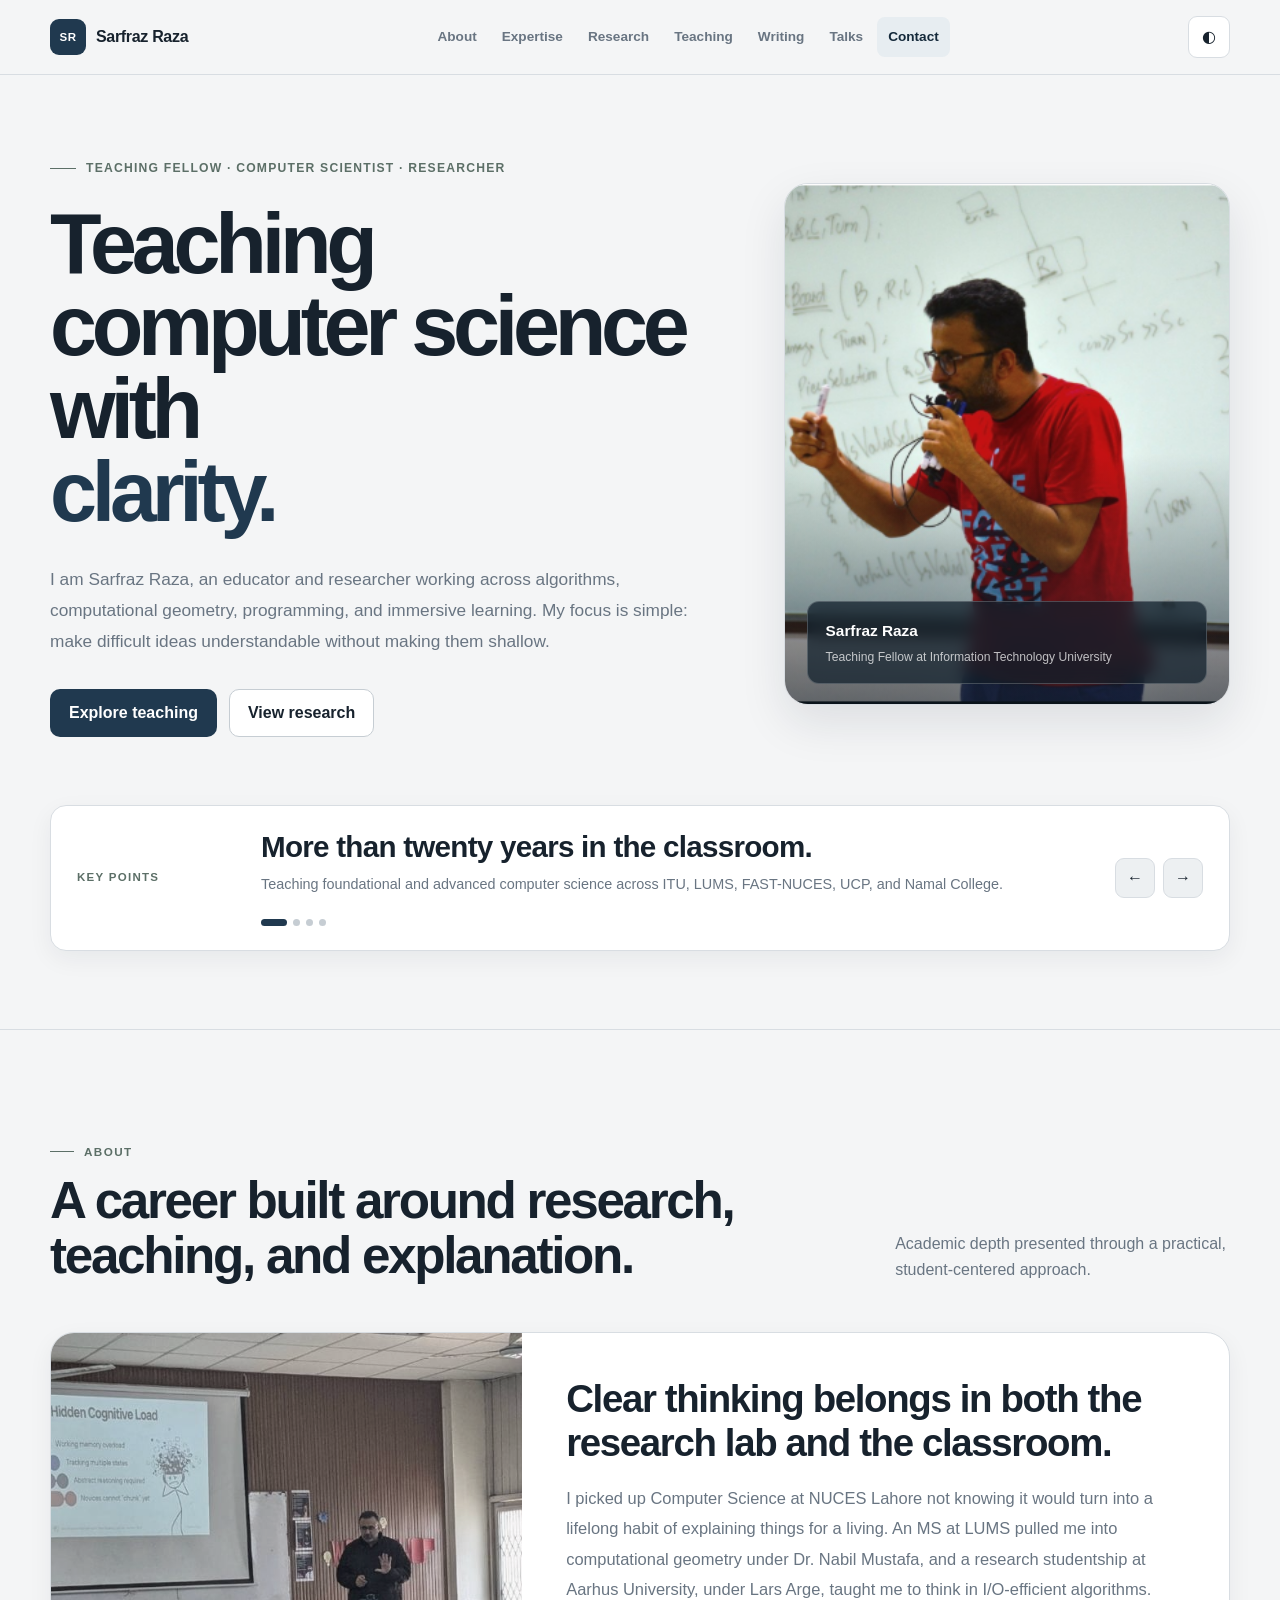
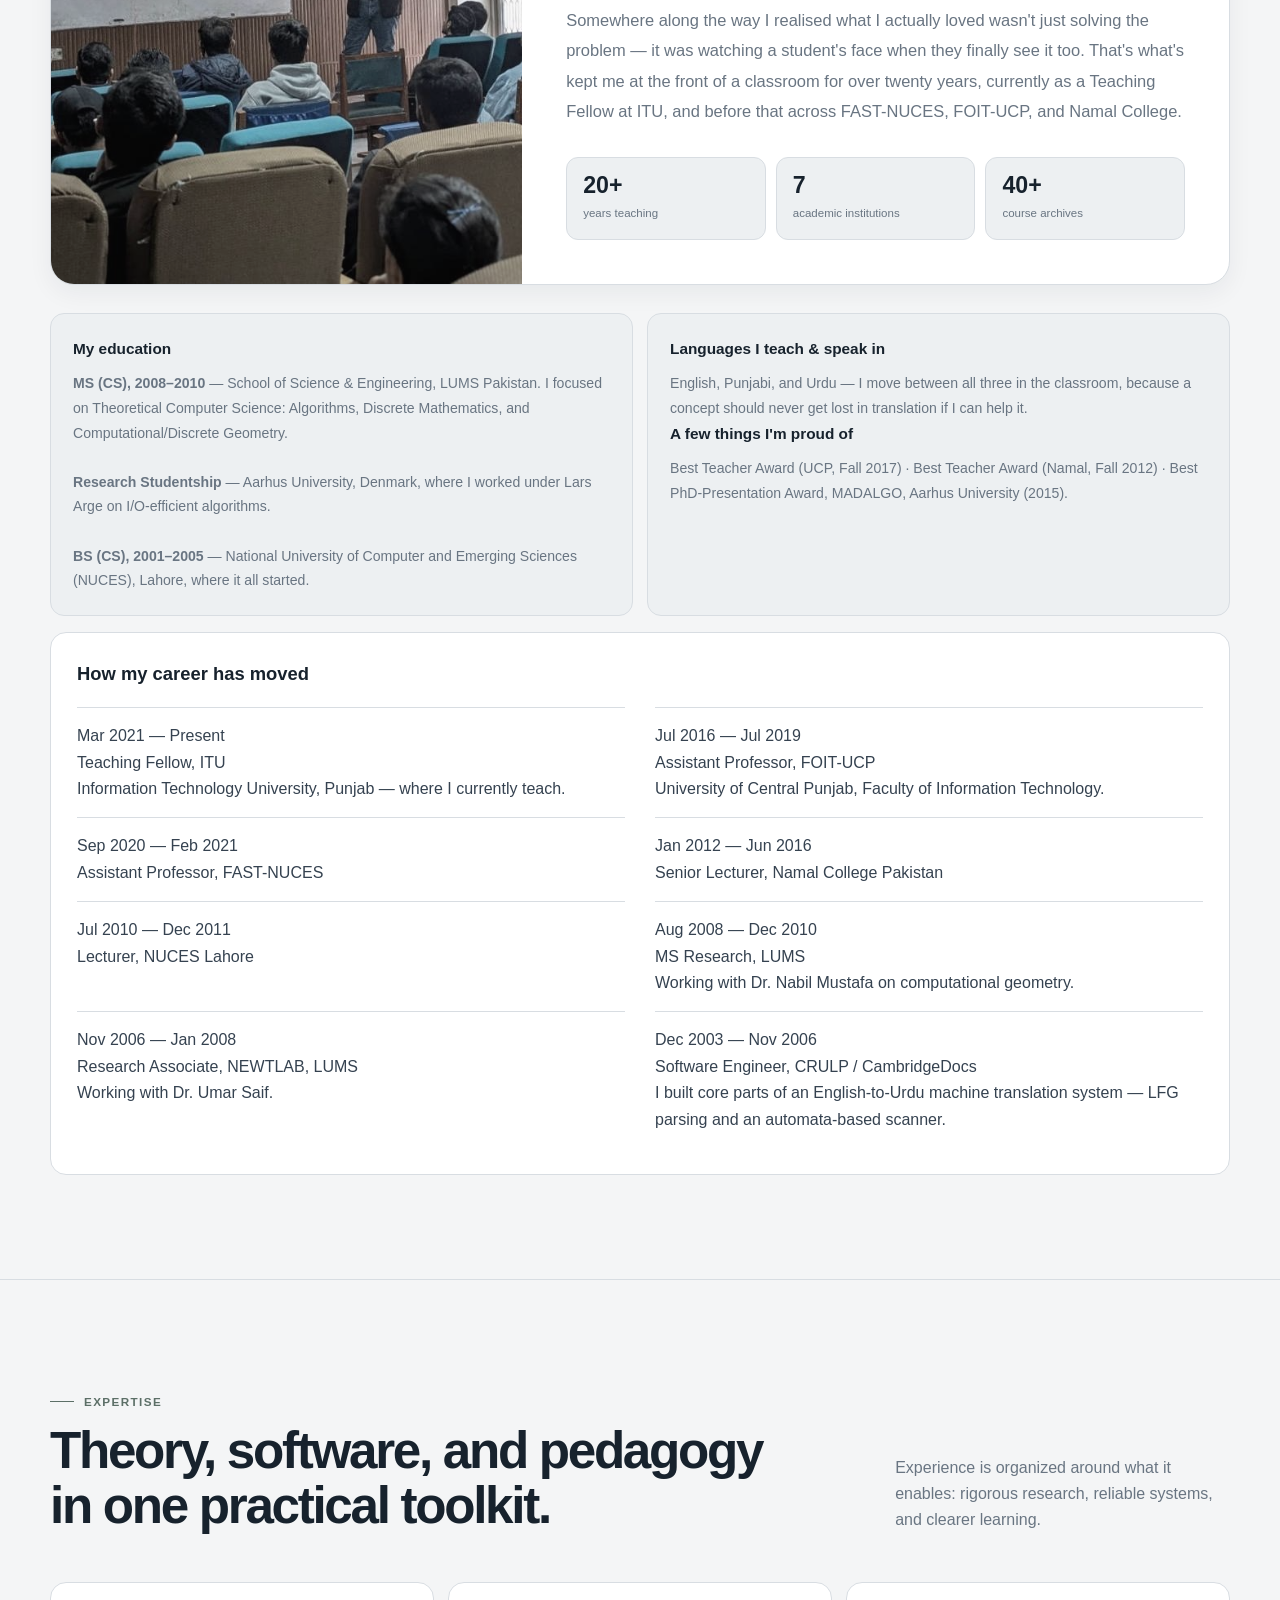
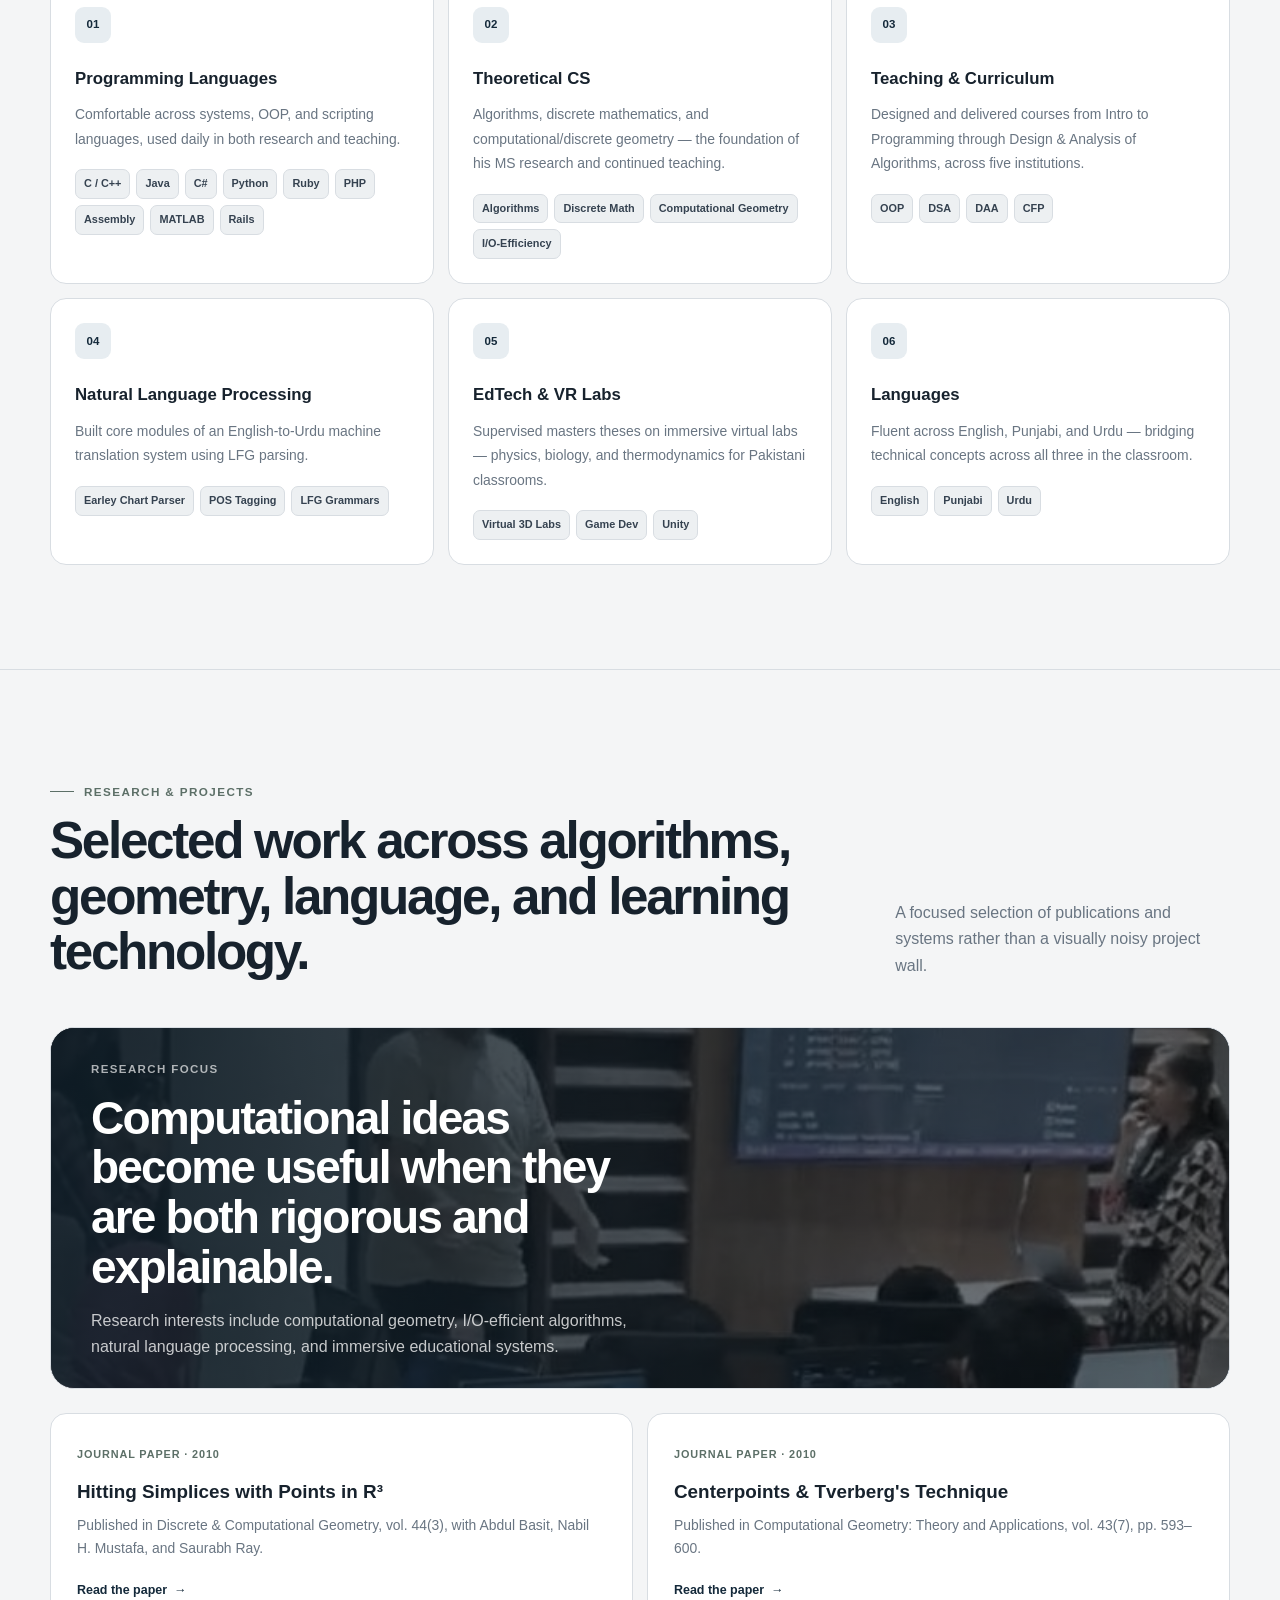
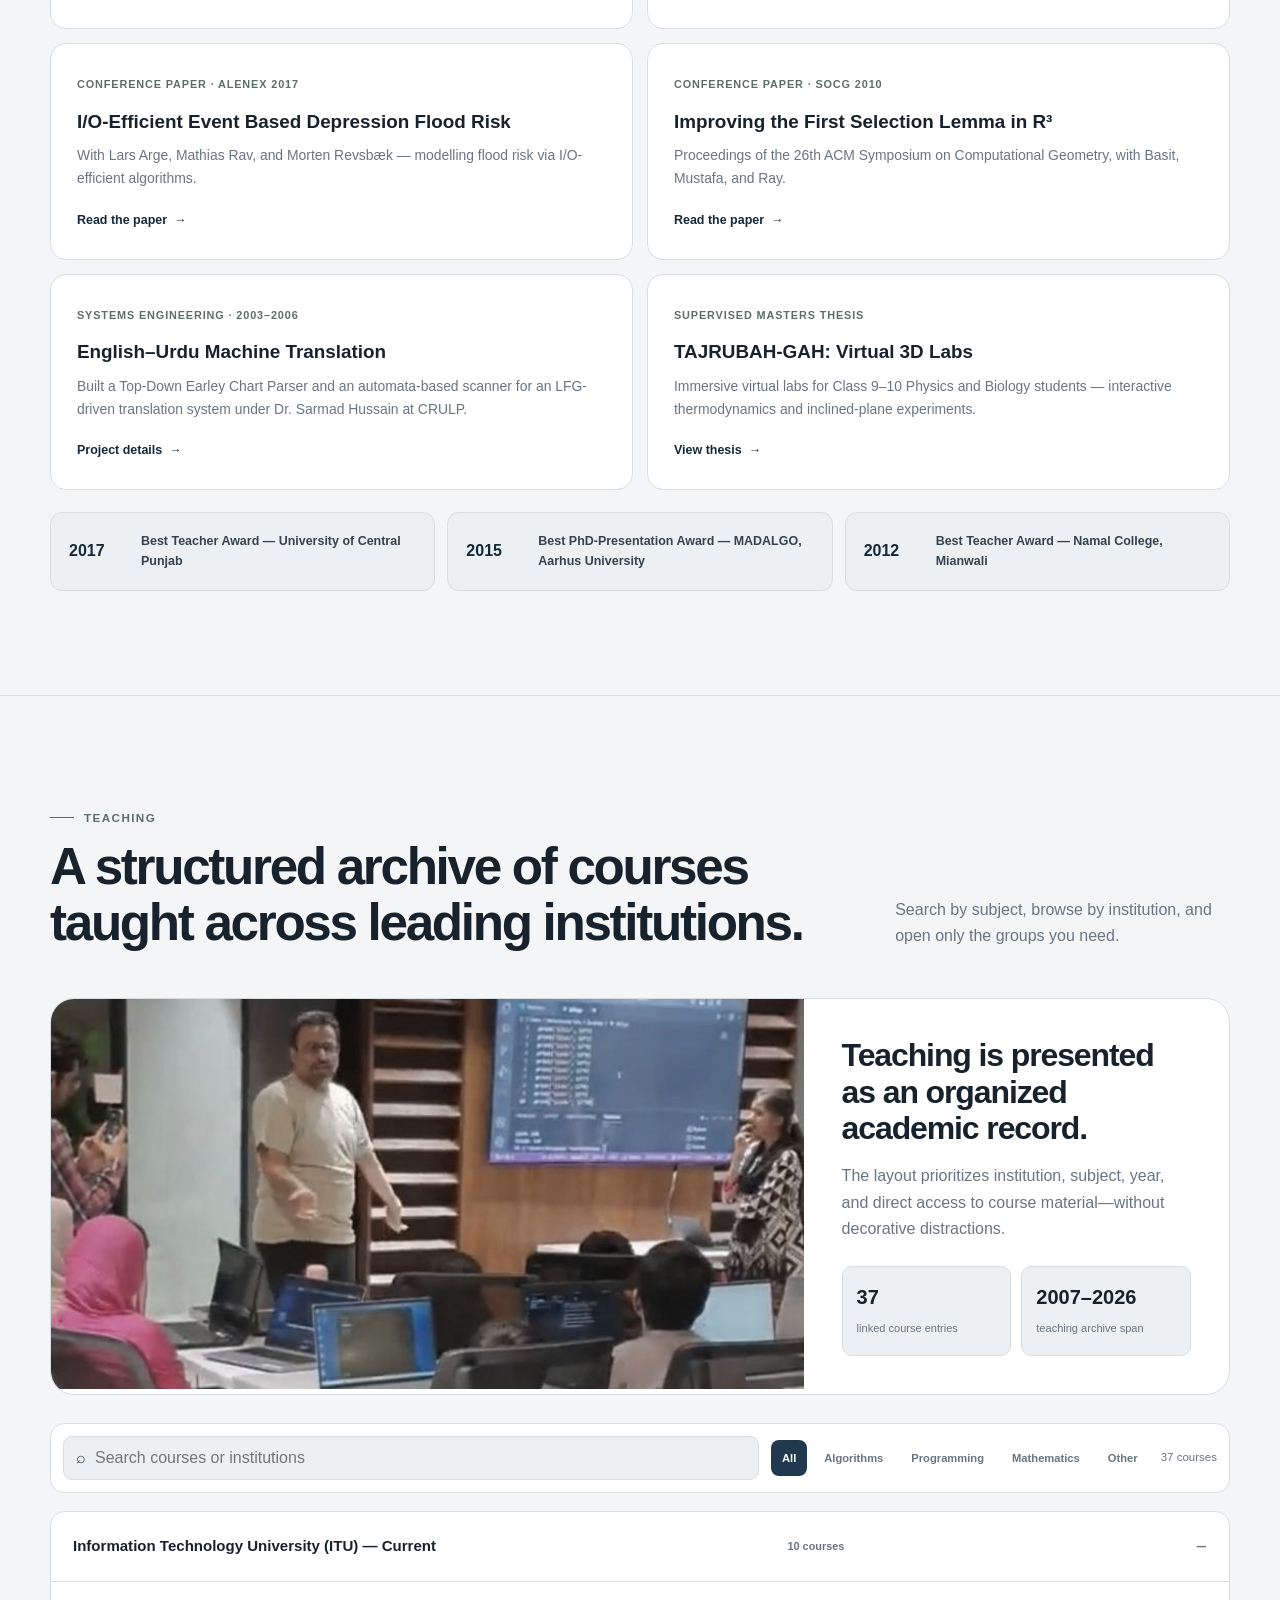
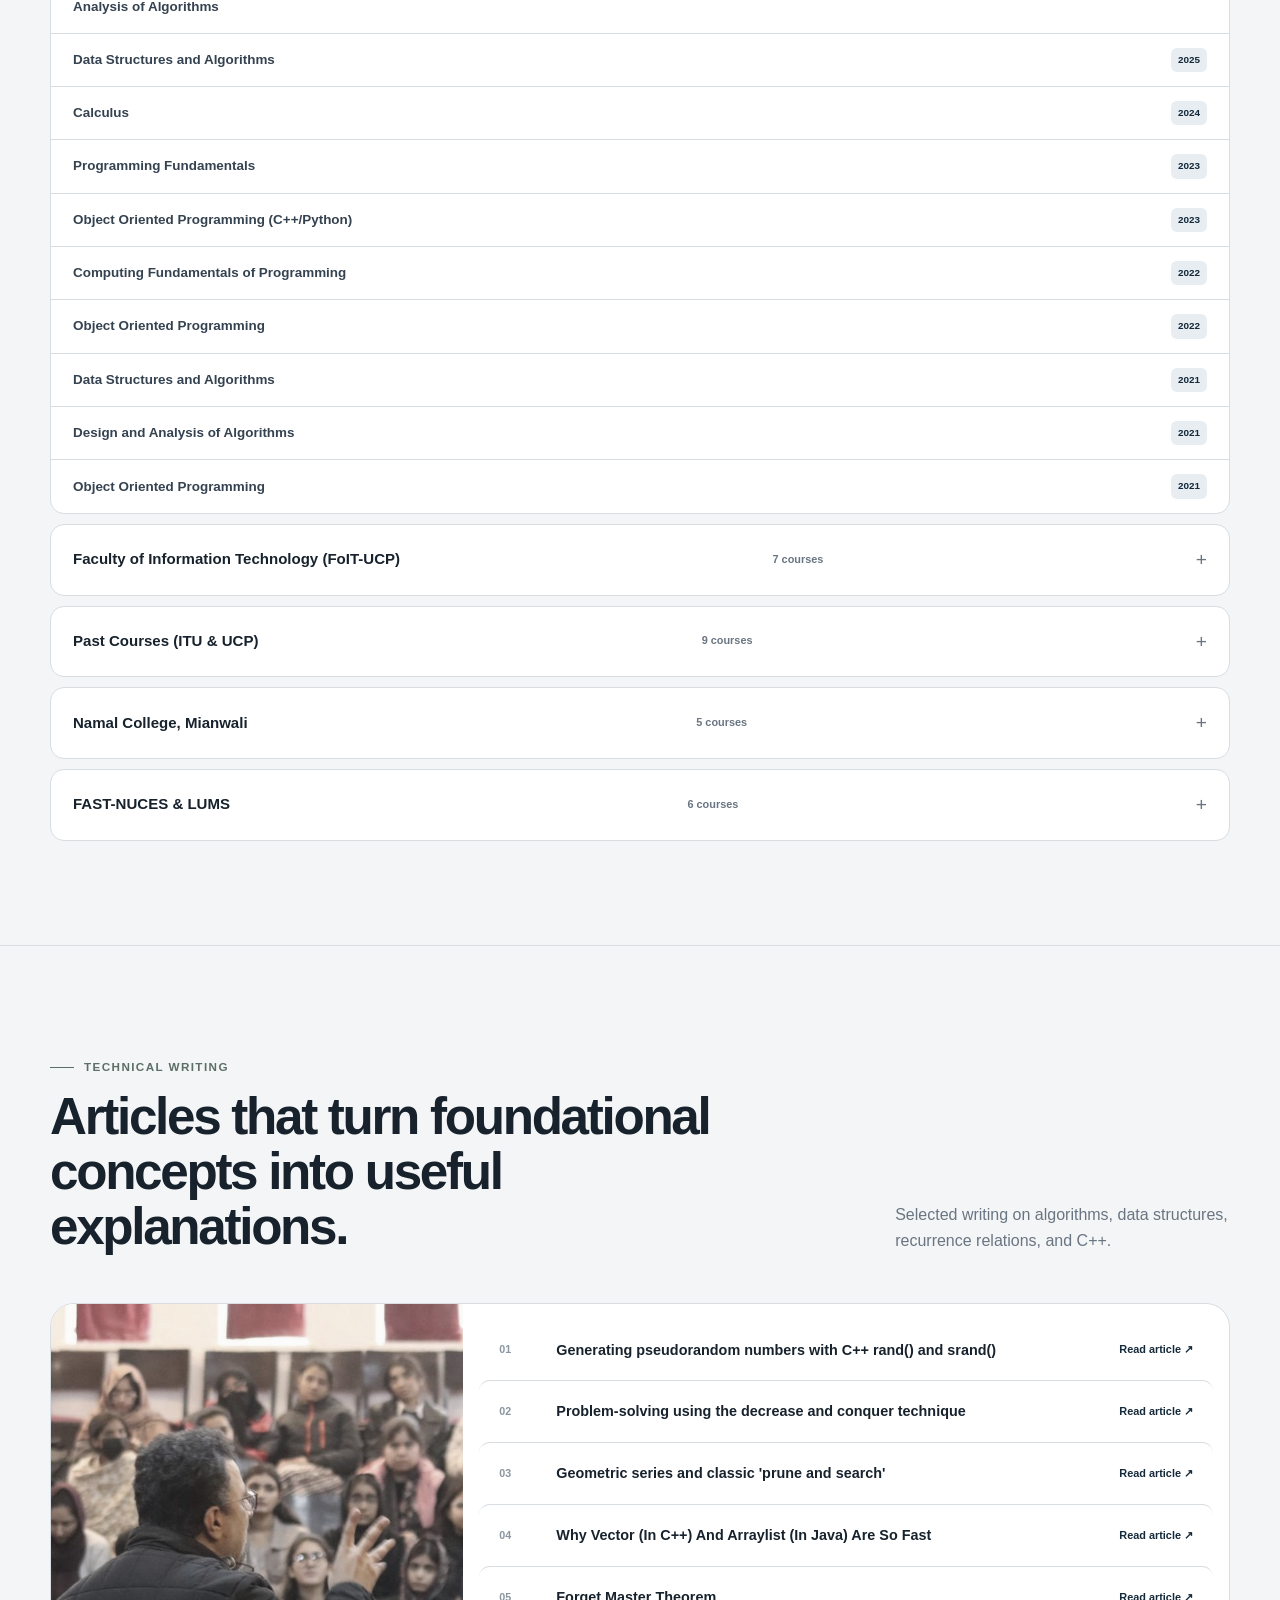
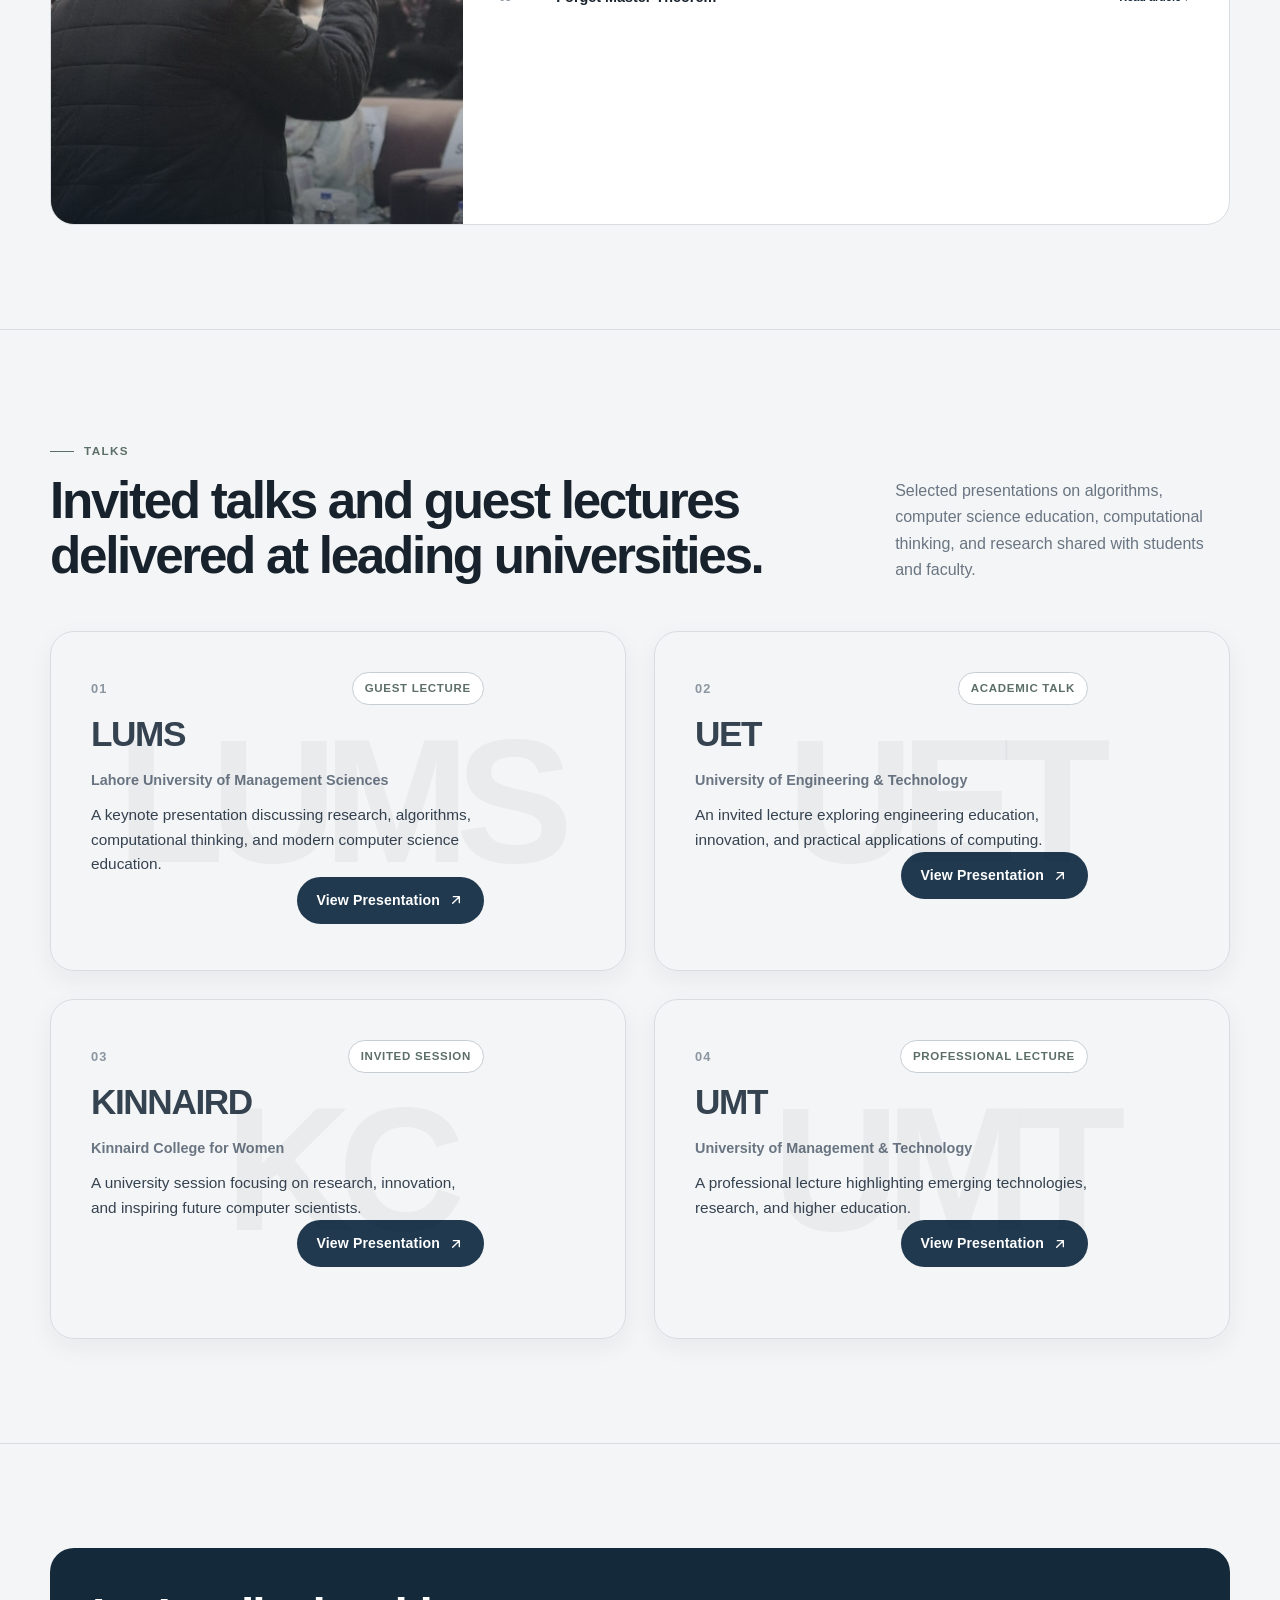
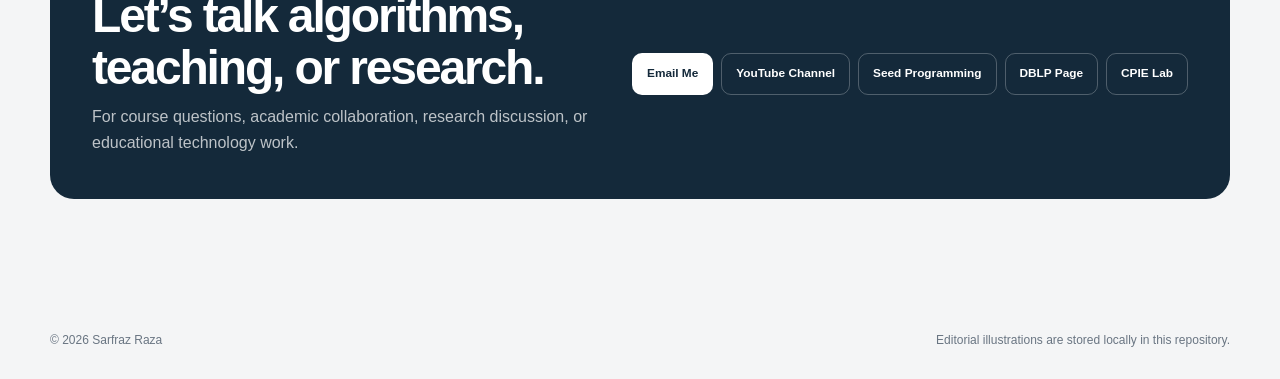
<file: index.html>
<!DOCTYPE html>
<html lang="en">
<head>
<meta charset="UTF-8">
<meta name="viewport" content="width=device-width, initial-scale=1.0">
<title>Sarfraz Raza — Computer Scientist, Educator & Researcher</title>
<meta name="description" content="Sarfraz Raza is a Teaching Fellow at ITU and Computer Science educator with 20+ years of experience in algorithms, computational geometry, and VR-EdTech research.">
<meta name="author" content="Sarfraz Raza">
<meta name="theme-color" content="#20394f">
<style>
:root{
  color-scheme:light;
  --page:#f4f5f6;
  --surface:#ffffff;
  --surface-alt:#edf0f2;
  --surface-deep:#e3e8eb;
  --ink:#17222d;
  --text:#354250;
  --muted:#697582;
  --faint:#8b96a1;
  --navy:#20394f;
  --navy-strong:#14293a;
  --navy-soft:#e7edf1;
  --sage:#5c6f67;
  --sage-soft:#e8ecea;
  --border:#d8dde2;
  --border-strong:#c6cdd3;
  --shadow-sm:0 8px 24px rgba(24,34,45,.06);
  --shadow-md:0 18px 46px rgba(24,34,45,.10);
  --radius-sm:10px;
  --radius-md:16px;
  --radius-lg:24px;
  --max:1180px;
  --ease:cubic-bezier(.2,.7,.2,1);
  --sans:Inter,ui-sans-serif,-apple-system,BlinkMacSystemFont,"Segoe UI",Roboto,Helvetica,Arial,sans-serif;
}
html[data-theme="dark"]{
  color-scheme:dark;
  --page:#111820;
  --surface:#18212b;
  --surface-alt:#202b36;
  --surface-deep:#26323d;
  --ink:#edf2f5;
  --text:#cbd4da;
  --muted:#9aa7b1;
  --faint:#75838e;
  --navy:#9fb5c5;
  --navy-strong:#d6e1e8;
  --navy-soft:#263745;
  --sage:#a7b7af;
  --sage-soft:#26332f;
  --border:#2e3a45;
  --border-strong:#3d4a55;
  --shadow-sm:0 10px 26px rgba(0,0,0,.20);
  --shadow-md:0 22px 54px rgba(0,0,0,.30);
}

/* Keep the final contact panel readable in dark mode */
html[data-theme="dark"] .contact-shell,
html[data-theme="dark"] .contact-shell h2,
html[data-theme="dark"] .contact-shell p,
html[data-theme="dark"] .contact-shell .contact-actions .btn{
  color:#111820;
}
*{box-sizing:border-box;margin:0;padding:0}
html{scroll-behavior:smooth;scroll-padding-top:92px}
body{min-width:320px;background:var(--page);color:var(--text);font-family:var(--sans);font-size:16px;line-height:1.65;-webkit-font-smoothing:antialiased}
a{color:inherit} img{display:block;max-width:100%} button,input{font:inherit}
::selection{background:var(--navy);color:#fff}
:focus-visible{outline:3px solid rgba(32,57,79,.32);outline-offset:3px}
.skip-link{position:fixed;top:8px;left:8px;z-index:999;padding:10px 14px;background:var(--ink);color:var(--surface);border-radius:8px;text-decoration:none;transform:translateY(-160%)}
.skip-link:focus{transform:none}
.container{width:min(var(--max),calc(100% - 48px));margin-inline:auto}
.section{padding:104px 0;border-top:1px solid var(--border)}
.section-head{display:grid;grid-template-columns:minmax(0,1fr) minmax(260px,.42fr);gap:48px;align-items:end;margin-bottom:48px}
.section-label{display:inline-flex;align-items:center;gap:10px;margin-bottom:12px;color:var(--sage);font-size:.73rem;font-weight:800;letter-spacing:.12em;text-transform:uppercase}
.section-label::before{content:"";width:24px;height:1px;background:currentColor}
.section h2{max-width:760px;color:var(--ink);font-size:clamp(2rem,4vw,3.5rem);line-height:1.08;letter-spacing:-.045em}
.section-head p{max-width:430px;color:var(--muted)}

/* Navigation */
.site-nav{position:sticky;top:0;z-index:100;border-bottom:1px solid var(--border);background:rgba(244,245,246,.94);backdrop-filter:blur(14px)}
html[data-theme="dark"] .site-nav{background:rgba(17,24,32,.94)}
.nav-inner{min-height:74px;display:flex;align-items:center;justify-content:space-between;gap:24px}
.logo{display:flex;align-items:center;gap:10px;color:var(--ink);font-weight:800;text-decoration:none;letter-spacing:-.02em}
.logo-mark{display:grid;place-items:center;width:36px;height:36px;border-radius:9px;background:var(--navy);color:#fff;font-size:.72rem;letter-spacing:.05em}
.nav-links{display:flex;align-items:center;gap:3px;list-style:none}
.nav-links a{display:block;padding:9px 11px;border-radius:8px;color:var(--muted);font-size:.85rem;font-weight:700;text-decoration:none}
.nav-links a:hover,.nav-links a.active{background:var(--navy-soft);color:var(--navy-strong)}
.nav-actions{display:flex;align-items:center;gap:8px}
.theme-toggle,.nav-toggle{width:42px;height:42px;border:1px solid var(--border);border-radius:9px;background:var(--surface);color:var(--ink);cursor:pointer}
.theme-toggle:hover,.nav-toggle:hover{border-color:var(--border-strong)}
.nav-toggle{display:none}
.nav-toggle span{display:block;width:18px;height:2px;margin:4px auto;background:currentColor}

/* Hero */
.hero{padding:76px 0 34px}
.hero-grid{display:grid;grid-template-columns:minmax(0,1.08fr) minmax(340px,.72fr);gap:64px;align-items:center}
.eyebrow{display:inline-flex;align-items:center;gap:10px;margin-bottom:24px;color:var(--sage);font-size:.76rem;font-weight:800;letter-spacing:.10em;text-transform:uppercase}
.eyebrow::before{content:"";width:26px;height:1px;background:currentColor}
.hero h1{max-width:760px;color:var(--ink);font-size:clamp(3.1rem,6.6vw,6.2rem);line-height:.98;letter-spacing:-.062em}
.rotating-line{display:block;min-height:1.05em;color:var(--navy);overflow:hidden}
.rotating-line span{display:inline-block;transition:opacity .35s var(--ease),transform .35s var(--ease)}
.rotating-line span.is-changing{opacity:0;transform:translateY(10px)}
.hero-copy>p{max-width:690px;margin-top:24px;color:var(--muted);font-size:1.08rem;line-height:1.8}
.hero-actions{display:flex;gap:12px;flex-wrap:wrap;margin-top:32px}
.btn{display:inline-flex;align-items:center;justify-content:center;gap:8px;min-height:48px;padding:0 18px;border:1px solid transparent;border-radius:10px;font-weight:800;text-decoration:none;transition:background .2s,border-color .2s,color .2s,transform .2s}
.btn:hover{transform:translateY(-1px)}
.btn-primary{background:var(--navy);color:#fff}
.btn-primary:hover{background:var(--navy-strong)}
.btn-secondary{border-color:var(--border-strong);background:var(--surface);color:var(--ink)}
.btn-secondary:hover{background:var(--surface-alt)}
.hero-portrait{position:relative;min-height:520px;border:1px solid var(--border);border-radius:var(--radius-lg);background:var(--surface);box-shadow:var(--shadow-md);overflow:hidden}
.hero-portrait img{width:100%;height:100%;min-height:520px;object-fit:cover;object-position:center top;filter:saturate(.72) contrast(.98)}
.hero-portrait::after{content:"";position:absolute;inset:0;background:linear-gradient(to top,rgba(14,29,40,.62),transparent 48%)}
.portrait-caption{position:absolute;z-index:2;left:22px;right:22px;bottom:20px;padding:16px 18px;border:1px solid rgba(255,255,255,.20);border-radius:12px;background:rgba(16,31,43,.72);color:#fff;backdrop-filter:blur(8px)}
.portrait-caption strong,.portrait-caption span{display:block} .portrait-caption strong{font-size:.96rem} .portrait-caption span{margin-top:4px;color:rgba(255,255,255,.72);font-size:.76rem}

/* Key-point slider */
.highlight-strip{padding:34px 0 78px}
.slider-shell{display:grid;grid-template-columns:160px minmax(0,1fr) auto;align-items:center;gap:24px;padding:24px 26px;border:1px solid var(--border);border-radius:var(--radius-md);background:var(--surface);box-shadow:var(--shadow-sm)}
.slider-kicker{color:var(--sage);font-size:.72rem;font-weight:800;letter-spacing:.11em;text-transform:uppercase}
.slider-shell>*{min-width:0}.slider-viewport{position:relative;min-width:0;width:100%;min-height:74px;overflow:hidden}
.slider-track{display:flex;min-width:0;width:100%;transition:transform .45s var(--ease)}
.highlight-slide{min-width:100%;padding-right:24px}
.highlight-slide strong{display:block;color:var(--ink);font-size:clamp(1.28rem,2.4vw,1.85rem);line-height:1.18;letter-spacing:-.025em}
.highlight-slide p{margin-top:8px;color:var(--muted);font-size:.9rem}
.slider-controls{display:flex;align-items:center;gap:8px}
.slider-btn{width:40px;height:40px;border:1px solid var(--border);border-radius:9px;background:var(--surface-alt);color:var(--ink);cursor:pointer}
.slider-btn:hover{border-color:var(--border-strong)}
.slider-dots{display:flex;gap:6px;margin-top:15px}
.slider-dot{width:7px;height:7px;border:0;border-radius:99px;background:var(--border-strong);cursor:pointer;transition:width .2s,background .2s}
.slider-dot.active{width:26px;background:var(--navy)}

/* Image-led feature blocks */
.media-panel{display:grid;grid-template-columns:minmax(320px,.8fr) minmax(0,1.2fr);border:1px solid var(--border);border-radius:var(--radius-lg);background:var(--surface);box-shadow:var(--shadow-sm);overflow:hidden}
.media-panel.reverse{grid-template-columns:minmax(0,1.2fr) minmax(320px,.8fr)}
.media-image{min-height:410px;overflow:hidden;background:var(--surface-alt)}
.media-image img{width:100%;height:100%;min-height:410px;object-fit:cover;filter:saturate(.62) contrast(.96)}
.media-content{padding:44px}
.media-content h3{color:var(--ink);font-size:clamp(1.65rem,3vw,2.4rem);line-height:1.15;letter-spacing:-.035em}
.media-content>p{margin-top:18px;color:var(--muted);line-height:1.85}
.stat-grid{display:grid;grid-template-columns:repeat(3,1fr);gap:10px;margin-top:30px}
.stat{padding:16px;border:1px solid var(--border);border-radius:12px;background:var(--surface-alt)}
.stat strong{display:block;color:var(--ink);font-size:1.45rem;line-height:1} .stat span{display:block;margin-top:7px;color:var(--muted);font-size:.72rem}

/* About */
.about-summary{font-size:1.03rem}
.about-grid{display:grid;grid-template-columns:repeat(auto-fit,minmax(240px,1fr));gap:14px;margin-top:28px}
.about-card{padding:22px;border:1px solid var(--border);border-radius:14px;background:var(--surface-alt)}
.about-card h3{color:var(--ink);font-size:.96rem} .about-card p{margin-top:10px;color:var(--muted);font-size:.88rem;line-height:1.75}
.career-card{margin-top:16px;padding:26px;border:1px solid var(--border);border-radius:var(--radius-md);background:var(--surface)}
.career-card>h3{color:var(--ink);font-size:1.15rem}
.timeline{display:grid;grid-template-columns:repeat(2,1fr);gap:0 30px;margin-top:18px}
.timeline-item{position:relative;padding:15px 0;border-top:1px solid var(--border)}
.timeline-item .date{color:var(--sage);font-size:.72rem;font-weight:800;text-transform:uppercase;letter-spacing:.05em}
.timeline-item h4{margin-top:5px;color:var(--ink);font-size:.92rem} .timeline-item p{margin-top:4px;color:var(--muted);font-size:.8rem}

/* Skills */
.skills-wrap{display:grid;grid-template-columns:repeat(3,1fr);gap:14px}
.skill-card{padding:24px;border:1px solid var(--border);border-radius:var(--radius-md);background:var(--surface)}
.skill-num{display:grid;place-items:center;width:36px;height:36px;margin-bottom:22px;border-radius:9px;background:var(--navy-soft);color:var(--navy-strong);font-size:.72rem;font-weight:900}
.skill-card h3{color:var(--ink);font-size:1.05rem} .skill-card p{margin-top:10px;color:var(--muted);font-size:.87rem;line-height:1.75}
.pill-row{display:flex;gap:6px;flex-wrap:wrap;margin-top:18px}
.pill{padding:5px 8px;border:1px solid var(--border);border-radius:7px;background:var(--surface-alt);color:var(--text);font-size:.68rem;font-weight:700}

/* Research */
.research-banner{position:relative;min-height:360px;margin-bottom:24px;border:1px solid var(--border);border-radius:var(--radius-lg);overflow:hidden;background:var(--navy-strong)}
.research-banner img{width:100%;height:360px;object-fit:cover;filter:grayscale(.28) saturate(.55) brightness(.66)}
.research-banner::after{content:"";position:absolute;inset:0;background:linear-gradient(90deg,rgba(14,29,40,.88),rgba(14,29,40,.28))}
.research-banner-copy{position:absolute;z-index:2;left:40px;top:50%;width:min(560px,calc(100% - 80px));transform:translateY(-50%);color:#fff}
.research-banner-copy span{font-size:.72rem;font-weight:800;letter-spacing:.12em;text-transform:uppercase;color:rgba(255,255,255,.66)}
.research-banner-copy h3{margin-top:12px;font-size:clamp(1.7rem,3.6vw,3rem);line-height:1.08;letter-spacing:-.04em}
.research-banner-copy p{margin-top:15px;color:rgba(255,255,255,.76)}
.proj-grid{display:grid;grid-template-columns:repeat(2,1fr);gap:14px}
.proj-card{position:relative;padding:26px;border:1px solid var(--border);border-radius:var(--radius-md);background:var(--surface)}
.proj-kicker{color:var(--sage);font-size:.68rem;font-weight:900;letter-spacing:.08em;text-transform:uppercase}
.proj-card h3{margin-top:13px;color:var(--ink);font-size:1.18rem;line-height:1.3} .proj-card p{margin-top:10px;color:var(--muted);font-size:.87rem}
.proj-link{display:inline-flex;gap:7px;margin-top:20px;color:var(--navy-strong);font-size:.78rem;font-weight:900;text-decoration:none}
.proj-link:hover{text-decoration:underline}
.awards-strip{display:grid;grid-template-columns:repeat(3,1fr);gap:12px;margin-top:22px}
.award-chip{display:grid;grid-template-columns:58px 1fr;gap:14px;align-items:center;padding:18px;border:1px solid var(--border);border-radius:12px;background:var(--surface-alt)}
.award-chip .yr{color:var(--navy-strong);font-weight:900} .award-chip .ti{color:var(--text);font-size:.78rem;font-weight:700}

/* Teaching */
.teaching-feature{display:grid;grid-template-columns:minmax(0,1.15fr) minmax(320px,.65fr);margin-bottom:28px;border:1px solid var(--border);border-radius:var(--radius-lg);overflow:hidden;background:var(--surface)}
.teaching-feature img{width:100%;height:390px;object-fit:cover;filter:saturate(.58) contrast(.96)}
.teaching-feature-copy{display:flex;flex-direction:column;justify-content:center;padding:38px}
.teaching-feature-copy h3{color:var(--ink);font-size:2rem;line-height:1.15;letter-spacing:-.035em}
.teaching-feature-copy p{margin-top:16px;color:var(--muted)}
.teaching-metrics{display:grid;grid-template-columns:1fr 1fr;gap:10px;margin-top:24px}
.teaching-metrics div{padding:14px;border:1px solid var(--border);border-radius:10px;background:var(--surface-alt)}
.teaching-metrics strong{display:block;color:var(--ink);font-size:1.25rem} .teaching-metrics span{color:var(--muted);font-size:.69rem}
.course-toolbar{display:grid;grid-template-columns:minmax(240px,1fr) auto auto;gap:12px;align-items:center;margin-bottom:18px;padding:12px;border:1px solid var(--border);border-radius:14px;background:var(--surface)}
.course-search{display:flex;align-items:center;gap:9px;height:44px;padding:0 12px;border:1px solid var(--border);border-radius:9px;background:var(--surface-alt)}
.course-search input{width:100%;border:0;outline:0;background:transparent;color:var(--ink)}
.filter-chips{display:flex;gap:6px;flex-wrap:wrap}
.filter-chip{min-height:36px;padding:0 10px;border:1px solid transparent;border-radius:8px;background:transparent;color:var(--muted);font-size:.7rem;font-weight:800;cursor:pointer}
.filter-chip:hover{background:var(--surface-alt)} .filter-chip.active{background:var(--navy);color:#fff}
.course-count{color:var(--muted);font-size:.72rem;white-space:nowrap}
.course-groups{display:grid;gap:10px}
.course-group{border:1px solid var(--border);border-radius:14px;background:var(--surface);overflow:hidden}
.course-group summary{display:flex;align-items:center;justify-content:space-between;gap:20px;padding:19px 22px;color:var(--ink);font-size:.94rem;font-weight:850;cursor:pointer;list-style:none}
.course-group summary::-webkit-details-marker{display:none}
.course-group summary::after{content:"+";margin-left:auto;color:var(--muted);font-size:1.2rem;font-weight:400}
.course-group[open] summary::after{content:"−"}
.course-group summary small{margin-left:auto;color:var(--muted);font-size:.68rem;font-weight:700}
.course-list{list-style:none;border-top:1px solid var(--border)}
.course-list li+li{border-top:1px solid var(--border)}
.course-link{display:grid;grid-template-columns:minmax(0,1fr) auto;gap:16px;align-items:center;padding:14px 22px;color:var(--text);text-decoration:none}
.course-link:hover{background:var(--surface-alt)}
.course-title{font-size:.84rem;font-weight:750}
.course-year,.course-term,.course-institution{justify-self:end;padding:4px 7px;border-radius:6px;background:var(--navy-soft);color:var(--navy-strong);font-size:.62rem;font-weight:800}
.course-hidden{display:none!important}
.group-hidden{display:none!important}

/* Writing */
.writing-layout{display:grid;grid-template-columns:minmax(320px,.7fr) minmax(0,1.3fr);border:1px solid var(--border);border-radius:var(--radius-lg);background:var(--surface);overflow:hidden}
.writing-image{position:relative;min-height:520px}
.writing-image img{width:100%;height:100%;min-height:520px;object-fit:cover;filter:saturate(.56) contrast(.98)}
.writing-image::after{content:"";position:absolute;inset:0;background:linear-gradient(to top,rgba(15,30,42,.48),transparent 55%)}
.writing-list{padding:16px}
.article-card{display:grid;grid-template-columns:42px minmax(0,1fr) auto;gap:15px;align-items:center;padding:20px;border-radius:11px;text-decoration:none}
.article-card+.article-card{border-top:1px solid var(--border)}
.article-card:hover{background:var(--surface-alt)}
.article-index{color:var(--faint);font-size:.67rem;font-weight:900} .article-title{color:var(--ink);font-size:.9rem;font-weight:800;line-height:1.45}
.article-action{color:var(--navy-strong);font-size:.68rem;font-weight:900;white-space:nowrap}

/* Contact */
.contact-shell{display:grid;grid-template-columns:minmax(0,1fr) auto;gap:32px;align-items:center;padding:42px;border-radius:var(--radius-lg);background:var(--navy-strong);color:#fff}
.contact-shell h2{color:#fff;font-size:clamp(1.8rem,4vw,3rem)} .contact-shell p{max-width:630px;margin-top:10px;color:rgba(255,255,255,.72)}
.contact-actions{display:flex;gap:8px;flex-wrap:wrap;justify-content:flex-end}
.contact-actions .btn{min-height:42px;padding:0 14px;border:1px solid rgba(255,255,255,.25);background:transparent;color:#fff;font-size:.74rem}
.contact-actions .btn:first-child{background:#fff;color:var(--navy-strong)}
footer{padding:28px 0;color:var(--muted);font-size:.75rem}
.footer-inner{display:flex;justify-content:space-between;gap:24px;flex-wrap:wrap}
.photo-credit a{color:var(--navy-strong)}

@media(max-width:1000px){
  .hero-grid,.media-panel,.media-panel.reverse,.teaching-feature,.writing-layout{grid-template-columns:1fr}
  .hero-portrait{min-height:440px} .hero-portrait img{min-height:440px}
  .skills-wrap{grid-template-columns:repeat(2,1fr)}
  .section-head{grid-template-columns:1fr}
  .writing-image{min-height:360px} .writing-image img{min-height:360px}
  .contact-shell{grid-template-columns:1fr} .contact-actions{justify-content:flex-start}
}
@media(max-width:820px){
  .nav-toggle{display:block}
  .nav-links{position:fixed;left:24px;right:24px;top:82px;display:none;flex-direction:column;align-items:stretch;padding:12px;border:1px solid var(--border);border-radius:12px;background:var(--surface);box-shadow:var(--shadow-md)}
  .nav-links.open{display:flex}
  .nav-links a{padding:12px}
  .slider-shell{grid-template-columns:minmax(0,1fr) auto} .slider-kicker{grid-column:1/-1}
  .slider-viewport{grid-column:1/2}
  .about-grid,.awards-strip{grid-template-columns:1fr}
  .timeline{grid-template-columns:1fr}
  .proj-grid{grid-template-columns:1fr}
  .course-toolbar{grid-template-columns:1fr}
  .course-count{padding:0 3px}
}
@media(max-width:620px){
  .container{width:min(100% - 28px,var(--max))}
  .section{padding:76px 0}
  .hero{padding-top:52px}
  .hero h1{font-size:clamp(2.65rem,13vw,4rem)}
  .hero-actions{display:grid} .hero-actions .btn{width:100%}
  .hero-portrait,.hero-portrait img{min-height:380px}
  .slider-shell{padding:20px} .slider-viewport{grid-column:1/-1} .slider-controls{justify-self:start}
  .skills-wrap{grid-template-columns:1fr}
  .media-content{padding:28px}
  .stat-grid{grid-template-columns:1fr}
  .research-banner-copy{left:24px;width:calc(100% - 48px)}
  .research-banner img{height:400px}
  .teaching-feature img{height:300px}
  .teaching-feature-copy{padding:26px}
  .teaching-metrics{grid-template-columns:1fr}
  .course-link{grid-template-columns:1fr;gap:8px}
  .course-year,.course-term,.course-institution{justify-self:start}
  .course-group summary{padding:17px} .course-group summary small{display:none}
  .article-card{grid-template-columns:32px 1fr} .article-action{grid-column:2}
  .contact-shell{padding:28px}
}
@media(prefers-reduced-motion:reduce){html{scroll-behavior:auto}*{transition:none!important;animation:none!important}}

/* ===== Talks grid ===== */
.talk-grid{
  display:grid;
  grid-template-columns:repeat(2,1fr);
  gap:28px;
}
@media (max-width:860px){
  .talk-grid{grid-template-columns:1fr}
}

/* ===== Card shell ===== */
.talk-card{
  position:relative;
  isolation:isolate;
  overflow:hidden;
  border-radius:var(--radius-lg);
  border:1px solid var(--border);
  min-height:340px;
  display:flex;
  box-shadow:var(--shadow-sm);
  transition:box-shadow .35s var(--ease), transform .35s var(--ease);
}
.talk-card:hover{
  box-shadow:var(--shadow-md);
  transform:translateY(-4px);
}

/* ===========================================
Large Background Typography
=========================================== */

.talk-card{
 position:relative;
 overflow:hidden;
}

.talk-card-bg-text{

 position:absolute;

 inset:0;

 display:flex;
 align-items:center;
 justify-content:center;

 z-index:0;

 font-size: clamp(6rem, 14vw, 11rem);

 font-weight:900;

 letter-spacing:-0.08em;

 text-transform:uppercase;

 user-select:none;
 pointer-events:none;
 white-space:nowrap;

 color:rgba(15,23,42,.045);

 transition:
     transform .45s var(--ease),
     color .35s var(--ease);

}

.talk-card:hover .talk-card-bg-text{

 transform:scale(1.05);

 color:rgba(15,23,42,.07);

}

html[data-theme="dark"] .talk-card-bg-text{

 color:rgba(255,255,255,.05);

}

html[data-theme="dark"] .talk-card:hover .talk-card-bg-text{

 color:rgba(255,255,255,.08);

}



/* ===========================================
Theme-specific logo tweaks
=========================================== */

html[data-theme="light"] .talk-card-bg img{

 opacity:.08;

}

html[data-theme="dark"] .talk-card-bg img{

 opacity:.12;

}

.talk-card-content{

  padding:40px;
  gap:32px;

}

/* ===== Top row: number + tag ===== */
.talk-card-top{
  display:flex;
  align-items:center;
  justify-content:space-between;
}
.talk-number{
  font-size:.8rem;
  font-weight:800;
  letter-spacing:.08em;
  color:var(--faint);
}
.talk-tag{
  display:inline-flex;
  align-items:center;
  padding:6px 12px;
  border-radius:999px;
  border:1px solid var(--border-strong);
  background:var(--surface);
  color:var(--sage);
  font-size:.72rem;
  font-weight:700;
  letter-spacing:.06em;
  text-transform:uppercase;
}

/* ===== Main text block ===== */
.talk-main{
  display:flex;
  flex-direction:column;
  gap:10px;
}
.talk-university h3{

  font-size:2.2rem;
  font-weight:750;
  letter-spacing:-0.04em;
  margin-bottom:6px;

}
.talk-university span{
  display:block;
  margin-top:4px;
  color:var(--muted);
  font-size:.9rem;
  font-weight:600;
}
.talk-description{
  max-width:46ch;
  color:var(--text);
  font-size:.96rem;
  line-height:1.6;
}


/* ===== CTA ===== */
.talk-bottom{
  display:flex;
  justify-content:flex-end;
}
.talk-cta{
  display:inline-flex;
  align-items:center;
  gap:8px;
  padding:12px 20px;
  border-radius:999px;
  background:var(--navy);
  color:var(--surface);
  font-size:.88rem;
  font-weight:700;
  letter-spacing:.01em;
  text-decoration:none;
  transition:background .25s var(--ease), transform .25s var(--ease), gap .25s var(--ease);
}
.talk-cta svg{transition:transform .25s var(--ease)}
.talk-cta:hover{
  background:var(--navy-strong);
  gap:12px;
}
.talk-cta:hover svg{transform:translate(2px,-2px)}
</style>
</head>
<body>
<a class="skip-link" href="#main-content">Skip to content</a>
<nav class="site-nav" aria-label="Primary navigation">
  <div class="container nav-inner">
    <a class="logo" href="#main-content"><span class="logo-mark">SR</span><span>Sarfraz Raza</span></a>
    <ul class="nav-links" id="navLinks">
      <li><a href="#about">About</a></li>
      <li><a href="#expertise">Expertise</a></li>
      <li><a href="#research">Research</a></li>
      <li><a href="#teaching">Teaching</a></li>
      <li><a href="#writing">Writing</a></li>
      <li><a href="#talks">Talks</a></li>
      <li><a href="#contact">Contact</a></li>
    </ul>
    <div class="nav-actions">
      <button class="theme-toggle" id="themeToggle" aria-label="Switch color theme" title="Switch color theme">◐</button>
      <button class="nav-toggle" id="navToggle" aria-label="Toggle navigation" aria-expanded="false" aria-controls="navLinks"><span></span><span></span><span></span></button>
    </div>
  </div>
</nav>
<main id="main-content">
  <header class="hero">
    <div class="container hero-grid">
      <div class="hero-copy">
        <div class="eyebrow">Teaching Fellow · Computer Scientist · Researcher</div>
        <h1>Teaching computer science with <span class="rotating-line"><span id="rotatingFocus">clarity.</span></span></h1>
        <p>I am Sarfraz Raza, an educator and researcher working across algorithms, computational geometry, programming, and immersive learning. My focus is simple: make difficult ideas understandable without making them shallow.</p>
        <div class="hero-actions">
          <a class="btn btn-primary" href="#teaching">Explore teaching</a>
          <a class="btn btn-secondary" href="#research">View research</a>
        </div>
      </div>
      <figure class="hero-portrait">
        <img src="[data-uri]" alt="Sarfraz Raza, computer science educator and researcher" width="730" height="758">
        <figcaption class="portrait-caption"><strong>Sarfraz Raza</strong><span>Teaching Fellow at Information Technology University</span></figcaption>
      </figure>
    </div>
  </header>

  <section class="highlight-strip" aria-label="Key professional highlights">
    <div class="container slider-shell" id="highlightSlider">
      <div class="slider-kicker">Key points</div>
      <div>
        <div class="slider-viewport"><div class="slider-track" id="sliderTrack">
          <article class="highlight-slide"><strong>More than twenty years in the classroom.</strong><p>Teaching foundational and advanced computer science across ITU, LUMS, FAST-NUCES, UCP, and Namal College.</p></article>
          <article class="highlight-slide"><strong>Research grounded in algorithms and geometry.</strong><p>Work spanning computational geometry, selection lemmas, centerpoints, and I/O-efficient algorithms.</p></article>
          <article class="highlight-slide"><strong>Course material designed for real students.</strong><p>Structured archives, examples, and explanations that support learning beyond a single lecture.</p></article>
          <article class="highlight-slide"><strong>Technology used to clarify—not distract.</strong><p>From parsers and machine translation to virtual laboratories, tools are selected around learning outcomes.</p></article>
        </div></div>
        <div class="slider-dots" id="sliderDots" aria-label="Select highlight"></div>
      </div>
      <div class="slider-controls"><button class="slider-btn" id="sliderPrev" aria-label="Previous highlight">←</button><button class="slider-btn" id="sliderNext" aria-label="Next highlight">→</button></div>
    </div>
  </section>

  <section class="section" id="about">
    <div class="container">
      <div class="section-head"><div><span class="section-label">About</span><h2>A career built around research, teaching, and explanation.</h2></div><p>Academic depth presented through a practical, student-centered approach.</p></div>
      <div class="media-panel">
        <figure class="media-image"><img src="assets/images/img1.jpeg" alt="University professor teaching students in a lecture hall" loading="lazy"></figure>
        <div class="media-content">
          <h3>Clear thinking belongs in both the research lab and the classroom.</h3>
          <p class="about-summary">I picked up Computer Science at NUCES Lahore not knowing it would turn into a lifelong habit
      of explaining things for a living. An MS at LUMS pulled me into computational geometry under
      Dr. Nabil Mustafa, and a research studentship at Aarhus University, under Lars Arge, taught me
      to think in I/O-efficient algorithms. Somewhere along the way I realised what I actually loved
      wasn&#x27;t just solving the problem — it was watching a student&#x27;s face when they finally see it too.
      That&#x27;s what&#x27;s kept me at the front of a classroom for over twenty years, currently as a
      Teaching Fellow at ITU, and before that across FAST-NUCES, FOIT-UCP, and Namal College.</p>
          <div class="stat-grid"><div class="stat"><strong>20+</strong><span>years teaching</span></div><div class="stat"><strong>7</strong><span>academic institutions</span></div><div class="stat"><strong>40+</strong><span>course archives</span></div></div>
        </div>
      </div>
      <div class="about-grid">
<div class="about-card reveal interactive-surface">
<h3>My education</h3>
<p>
<strong>MS (CS), 2008–2010</strong> — School of Science &amp; Engineering, LUMS Pakistan.
        I focused on Theoretical Computer Science: Algorithms, Discrete Mathematics, and Computational/Discrete Geometry.<br/><br/>
<strong>Research Studentship</strong> — Aarhus University, Denmark, where I worked under Lars Arge on I/O-efficient algorithms.<br/><br/>
<strong>BS (CS), 2001–2005</strong> — National University of Computer and Emerging Sciences (NUCES), Lahore, where it all started.
      </p>
</div>
<div class="about-card reveal interactive-surface">
<h3>Languages I teach &amp; speak in</h3>
<p>English, Punjabi, and Urdu — I move between all three in the classroom, because a concept
      should never get lost in translation if I can help it.</p>
<h3>A few things I'm proud of</h3>
<p>Best Teacher Award (UCP, Fall 2017) · Best Teacher Award (Namal, Fall 2012) ·
      Best PhD-Presentation Award, MADALGO, Aarhus University (2015).</p>
</div>
</div>
      <div class="about-card reveal career-card interactive-surface">
<h3>How my career has moved</h3>
<div class="timeline">
<div class="timeline-item">
<div class="ty">Mar 2021 — Present</div>
<div class="tt">Teaching Fellow, ITU</div>
<div class="td">Information Technology University, Punjab — where I currently teach.</div>
</div>
<div class="timeline-item">
<div class="ty">Jul 2016 — Jul 2019</div>
<div class="tt">Assistant Professor, FOIT-UCP</div>
<div class="td">University of Central Punjab, Faculty of Information Technology.</div>
</div>
<div class="timeline-item">
<div class="ty">Sep 2020 — Feb 2021</div>
<div class="tt">Assistant Professor, FAST-NUCES</div>
</div>
<div class="timeline-item">
<div class="ty">Jan 2012 — Jun 2016</div>
<div class="tt">Senior Lecturer, Namal College Pakistan</div>
</div>
<div class="timeline-item">
<div class="ty">Jul 2010 — Dec 2011</div>
<div class="tt">Lecturer, NUCES Lahore</div>
</div>
<div class="timeline-item">
<div class="ty">Aug 2008 — Dec 2010</div>
<div class="tt">MS Research, LUMS</div>
<div class="td">Working with Dr. Nabil Mustafa on computational geometry.</div>
</div>
<div class="timeline-item">
<div class="ty">Nov 2006 — Jan 2008</div>
<div class="tt">Research Associate, NEWTLAB, LUMS</div>
<div class="td">Working with Dr. Umar Saif.</div>
</div>
<div class="timeline-item">
<div class="ty">Dec 2003 — Nov 2006</div>
<div class="tt">Software Engineer, CRULP / CambridgeDocs</div>
<div class="td">I built core parts of an English-to-Urdu machine translation system — LFG parsing and an automata-based scanner.</div>
</div>
</div>
</div>
    </div>
  </section>

  <section class="section" id="expertise">
    <div class="container">
      <div class="section-head"><div><span class="section-label">Expertise</span><h2>Theory, software, and pedagogy in one practical toolkit.</h2></div><p>Experience is organized around what it enables: rigorous research, reliable systems, and clearer learning.</p></div>
      <div class="skills-wrap">
<div class="skill-card reveal interactive-surface">
<div class="skill-num">01</div>
<h3>Programming Languages</h3>
<p>Comfortable across systems, OOP, and scripting languages, used daily in both research and teaching.</p>
<div class="pill-row">
<span class="pill">C / C++</span><span class="pill">Java</span><span class="pill">C#</span>
<span class="pill">Python</span><span class="pill">Ruby</span><span class="pill">PHP</span>
<span class="pill">Assembly</span><span class="pill">MATLAB</span><span class="pill">Rails</span>
</div>
</div>
<div class="skill-card reveal interactive-surface">
<div class="skill-num">02</div>
<h3>Theoretical CS</h3>
<p>Algorithms, discrete mathematics, and computational/discrete geometry — the foundation of his MS research and continued teaching.</p>
<div class="pill-row">
<span class="pill">Algorithms</span><span class="pill">Discrete Math</span>
<span class="pill">Computational Geometry</span><span class="pill">I/O-Efficiency</span>
</div>
</div>
<div class="skill-card reveal interactive-surface">
<div class="skill-num">03</div>
<h3>Teaching &amp; Curriculum</h3>
<p>Designed and delivered courses from Intro to Programming through Design &amp; Analysis of Algorithms, across five institutions.</p>
<div class="pill-row">
<span class="pill">OOP</span><span class="pill">DSA</span><span class="pill">DAA</span><span class="pill">CFP</span>
</div>
</div>
<div class="skill-card reveal interactive-surface">
<div class="skill-num">04</div>
<h3>Natural Language Processing</h3>
<p>Built core modules of an English-to-Urdu machine translation system using LFG parsing.</p>
<div class="pill-row">
<span class="pill">Earley Chart Parser</span><span class="pill">POS Tagging</span><span class="pill">LFG Grammars</span>
</div>
</div>
<div class="skill-card reveal interactive-surface">
<div class="skill-num">05</div>
<h3>EdTech &amp; VR Labs</h3>
<p>Supervised masters theses on immersive virtual labs — physics, biology, and thermodynamics for Pakistani classrooms.</p>
<div class="pill-row">
<span class="pill">Virtual 3D Labs</span><span class="pill">Game Dev</span><span class="pill">Unity</span>
</div>
</div>
<div class="skill-card reveal interactive-surface">
<div class="skill-num">06</div>
<h3>Languages</h3>
<p>Fluent across English, Punjabi, and Urdu — bridging technical concepts across all three in the classroom.</p>
<div class="pill-row">
<span class="pill">English</span><span class="pill">Punjabi</span><span class="pill">Urdu</span>
</div>
</div>
</div>
    </div>
  </section>

  <section class="section" id="research">
    <div class="container">
      <div class="section-head"><div><span class="section-label">Research & Projects</span><h2>Selected work across algorithms, geometry, language, and learning technology.</h2></div><p>A focused selection of publications and systems rather than a visually noisy project wall.</p></div>
      <div class="research-banner">
        <img src="assets/images/img2.jpeg" alt="Professor writing mathematical formulas on a blackboard" loading="lazy">
        <div class="research-banner-copy"><span>Research focus</span><h3>Computational ideas become useful when they are both rigorous and explainable.</h3><p>Research interests include computational geometry, I/O-efficient algorithms, natural language processing, and immersive educational systems.</p></div>
      </div>
      <div class="proj-grid">
<div class="proj-card reveal interactive-surface">
<span class="proj-kicker">Journal Paper · 2010</span>
<h3>Hitting Simplices with Points in R³</h3>
<p>Published in Discrete &amp; Computational Geometry, vol. 44(3), with Abdul Basit, Nabil H. Mustafa, and Saurabh Ray.</p>
<a class="proj-link" href="https://docs.google.com/open?id=0B5bcO_cdmwzTT1dvQTZFTzc1dk0" rel="noopener noreferrer" target="_blank">Read the paper <span>→</span></a>
</div>
<div class="proj-card reveal interactive-surface">
<span class="proj-kicker">Journal Paper · 2010</span>
<h3>Centerpoints &amp; Tverberg's Technique</h3>
<p>Published in Computational Geometry: Theory and Applications, vol. 43(7), pp. 593–600.</p>
<a class="proj-link" href="https://docs.google.com/open?id=0B5bcO_cdmwzTbnR2MFVWQk9iUk0" rel="noopener noreferrer" target="_blank">Read the paper <span>→</span></a>
</div>
<div class="proj-card reveal interactive-surface">
<span class="proj-kicker">Conference Paper · ALENEX 2017</span>
<h3>I/O-Efficient Event Based Depression Flood Risk</h3>
<p>With Lars Arge, Mathias Rav, and Morten Revsbæk — modelling flood risk via I/O-efficient algorithms.</p>
<a class="proj-link" href="https://epubs.siam.org/doi/pdf/10.1137/1.9781611974768.21" rel="noopener noreferrer" target="_blank">Read the paper <span>→</span></a>
</div>
<div class="proj-card reveal interactive-surface">
<span class="proj-kicker">Conference Paper · SoCG 2010</span>
<h3>Improving the First Selection Lemma in R³</h3>
<p>Proceedings of the 26th ACM Symposium on Computational Geometry, with Basit, Mustafa, and Ray.</p>
<a class="proj-link" href="https://docs.google.com/open?id=0B5bcO_cdmwzTUlJtV19lMnNIV2M" rel="noopener noreferrer" target="_blank">Read the paper <span>→</span></a>
</div>
<div class="proj-card reveal interactive-surface">
<span class="proj-kicker">Systems Engineering · 2003–2006</span>
<h3>English–Urdu Machine Translation</h3>
<p>Built a Top-Down Earley Chart Parser and an automata-based scanner for an LFG-driven translation system under Dr. Sarmad Hussain at CRULP.</p>
<a class="proj-link" href="http://www.crulp.org/software/langproc/e2umachinetranslationsystem.htm" rel="noopener noreferrer" target="_blank">Project details <span>→</span></a>
</div>
<div class="proj-card reveal interactive-surface">
<span class="proj-kicker">Supervised Masters Thesis</span>
<h3>TAJRUBAH-GAH: Virtual 3D Labs</h3>
<p>Immersive virtual labs for Class 9–10 Physics and Biology students — interactive thermodynamics and inclined-plane experiments.</p>
<a class="proj-link" href="https://drive.google.com/file/d/1hyVOXe5v7E-0Il8pjZvQ1lrHa8smw4Wq/view?usp=sharing" rel="noopener noreferrer" target="_blank">View thesis <span>→</span></a>
</div>
</div>
      <div class="awards-strip">
<div class="award-chip reveal interactive-surface">
<div class="yr">2017</div>
<div class="ti">Best Teacher Award — University of Central Punjab</div>
</div>
<div class="award-chip reveal interactive-surface">
<div class="yr">2015</div>
<div class="ti">Best PhD-Presentation Award — MADALGO, Aarhus University</div>
</div>
<div class="award-chip reveal interactive-surface">
<div class="yr">2012</div>
<div class="ti">Best Teacher Award — Namal College, Mianwali</div>
</div>
</div>
    </div>
  </section>

  <section class="section" id="teaching">
    <div class="container">
      <div class="section-head"><div><span class="section-label">Teaching</span><h2>A structured archive of courses taught across leading institutions.</h2></div><p>Search by subject, browse by institution, and open only the groups you need.</p></div>
      <div class="teaching-feature">
        <img src="assets/images/img2.jpeg" alt="Professor engaging university students during a lecture" loading="lazy">
        <div class="teaching-feature-copy"><h3>Teaching is presented as an organized academic record.</h3><p>The layout prioritizes institution, subject, year, and direct access to course material—without decorative distractions.</p><div class="teaching-metrics"><div><strong>37</strong><span>linked course entries</span></div><div><strong>2007–2026</strong><span>teaching archive span</span></div></div></div>
      </div>
      <div class="course-toolbar">
        <label class="course-search"><span aria-hidden="true">⌕</span><input id="courseSearch" type="search" placeholder="Search courses or institutions" aria-label="Search teaching archive"></label>
        <div class="filter-chips" aria-label="Filter courses"><button class="filter-chip active" data-filter="all">All</button><button class="filter-chip" data-filter="algorithm">Algorithms</button><button class="filter-chip" data-filter="programming">Programming</button><button class="filter-chip" data-filter="math">Mathematics</button><button class="filter-chip" data-filter="other">Other</button></div>
        <div class="course-count" id="courseCount">37 courses</div>
      </div>
      <div class="course-groups"><details class="course-group" open data-group="information technology university (itu) — current">
          <summary><span>Information Technology University (ITU) — Current</span><small>10 courses</small></summary>
          <ul class="course-list">
<li data-category="algorithm"><a class="course-link" href="https://sites.google.com/view/algo-itu-2026/home" rel="noopener noreferrer" target="_blank"><span class="course-title">Analysis of Algorithms</span></a></li>
<li data-category="algorithm"><a class="course-link" href="https://sites.google.com/view/dsa-itu-2025/home" rel="noopener noreferrer" target="_blank"><span class="course-title">Data Structures and Algorithms</span> <span class="course-year">2025</span></a></li>
<li data-category="math"><a class="course-link" href="https://sites.google.com/view/calculus-itu-24/home" rel="noopener noreferrer" target="_blank"><span class="course-title">Calculus</span> <span class="course-year">2024</span></a></li>
<li data-category="programming"><a class="course-link" href="https://sites.google.com/view/pf-itu-2023" rel="noopener noreferrer" target="_blank"><span class="course-title">Programming Fundamentals</span> <span class="course-year">2023</span></a></li>
<li data-category="programming"><a class="course-link" href="https://sites.google.com/view/oop-itu-2023" rel="noopener noreferrer" target="_blank"><span class="course-title">Object Oriented Programming (C++/Python)</span> <span class="course-year">2023</span></a></li>
<li data-category="programming"><a class="course-link" href="https://sites.google.com/view/cfp-itu-2022" rel="noopener noreferrer" target="_blank"><span class="course-title">Computing Fundamentals of Programming</span> <span class="course-year">2022</span></a></li>
<li data-category="programming"><a class="course-link" href="https://sites.google.com/view/oop-itu-2022" rel="noopener noreferrer" target="_blank"><span class="course-title">Object Oriented Programming</span> <span class="course-year">2022</span></a></li>
<li data-category="algorithm"><a class="course-link" href="https://sites.google.com/view/dsa-itu-2021" rel="noopener noreferrer" target="_blank"><span class="course-title">Data Structures and Algorithms</span> <span class="course-year">2021</span></a></li>
<li data-category="algorithm"><a class="course-link" href="https://sites.google.com/view/algo-itu-2021" rel="noopener noreferrer" target="_blank"><span class="course-title">Design and Analysis of Algorithms</span> <span class="course-year">2021</span></a></li>
<li data-category="programming"><a class="course-link" href="https://sites.google.com/view/oop-itu-2021" rel="noopener noreferrer" target="_blank"><span class="course-title">Object Oriented Programming</span> <span class="course-year">2021</span></a></li>
</ul>
        </details><details class="course-group" data-group="faculty of information technology (foit-ucp)">
          <summary><span>Faculty of Information Technology (FoIT-UCP)</span><small>7 courses</small></summary>
          <ul class="course-list">
<li data-category="programming"><a class="course-link" href="https://sites.google.com/itu.edu.pk/oop-itu-2022/home" rel="noopener noreferrer" target="_blank"><span class="course-title">Object Oriented Programming</span> <span class="course-year">2022</span></a></li>
<li data-category="programming"><a class="course-link" href="#"><span class="course-title">Game Design and Development</span> <span class="course-year">2021</span></a></li>
<li data-category="algorithm"><a class="course-link" href="https://sites.google.com/view/algo-itu-2021" rel="noopener noreferrer" target="_blank"><span class="course-title">Design and Analysis of Algorithms</span> <span class="course-year">2021</span></a></li>
<li data-category="programming"><a class="course-link" href="https://sites.google.com/view/oop-itu-2021" rel="noopener noreferrer" target="_blank"><span class="course-title">Object Oriented Programming</span> <span class="course-year">2021</span></a></li>
<li data-category="programming"><a class="course-link" href="https://sites.google.com/view/itp-august-2020/" rel="noopener noreferrer" target="_blank"><span class="course-title">Introduction to Programming</span> <span class="course-year">2020</span></a></li>
<li data-category="algorithm"><a class="course-link" href="https://sites.google.com/view/algo-ucp-2020/home" rel="noopener noreferrer" target="_blank"><span class="course-title">Design and Analysis of Algorithms</span></a></li>
<li data-category="algorithm"><a class="course-link" href="https://sites.google.com/view/dsa-ucp-2020/home" rel="noopener noreferrer" target="_blank"><span class="course-title">Data Structures and Algorithms</span></a></li>
</ul>
        </details><details class="course-group" data-group="past courses (itu &amp; ucp)">
          <summary><span>Past Courses (ITU &amp; UCP)</span><small>9 courses</small></summary>
          <ul class="course-list">
<li data-category="programming"><a class="course-link" href="https://sites.google.com/view/oop-itu-2020" rel="noopener noreferrer" target="_blank"><span class="course-title">Object Oriented Programming</span> <span class="course-year">2020 (At ITU)</span></a></li>
<li data-category="programming"><a class="course-link" href="https://sites.google.com/view/oop-ucp-2019" rel="noopener noreferrer" target="_blank"><span class="course-title">Object Oriented Programming</span> <span class="course-year">2019</span></a></li>
<li data-category="programming"><a class="course-link" href="https://sites.google.com/view/cfp-itu-2019/home" rel="noopener noreferrer" target="_blank"><span class="course-title">Computing Fundamental and Programming</span> <span class="course-year">2019</span></a></li>
<li data-category="algorithm"><a class="course-link" href="https://sites.google.com/view/algo-ucp-2019/" rel="noopener noreferrer" target="_blank"><span class="course-title">Analysis of Algorithms</span> <span class="course-year">2019</span></a></li>
<li data-category="programming"><a class="course-link" href="https://sites.google.com/view/pf-ucp-2018/" rel="noopener noreferrer" target="_blank"><span class="course-title">Object Oriented Programming (C++, C# &amp; Unity Game Dev)</span> <span class="course-term">Spring 2018</span></a></li>
<li data-category="programming"><a class="course-link" href="https://sites.google.com/view/itc-ucp-2017" rel="noopener noreferrer" target="_blank"><span class="course-title">Introduction to Programming</span> <span class="course-term">Fall 2017</span></a></li>
<li data-category="algorithm"><a class="course-link" href="https://sites.google.com/view/dsa-ucp2017" rel="noopener noreferrer" target="_blank"><span class="course-title">Data Structures and Algorithms</span> <span class="course-year">2017</span></a></li>
<li data-category="math"><a class="course-link" href="https://sites.google.com/view/ds-ucp-2017/home" rel="noopener noreferrer" target="_blank"><span class="course-title">Discrete Mathematics</span> <span class="course-year">2017</span></a></li>
<li data-category="algorithm"><a class="course-link" href="https://sites.google.com/view/algo-ucp-2017/home" rel="noopener noreferrer" target="_blank"><span class="course-title">Analysis of Algorithms</span> <span class="course-year">2017</span></a></li>
</ul>
        </details><details class="course-group" data-group="namal college, mianwali">
          <summary><span>Namal College, Mianwali</span><small>5 courses</small></summary>
          <ul class="course-list">
<li data-category="math"><a class="course-link" href="https://sites.google.com/site/dmnamal2012/" rel="noopener noreferrer" target="_blank"><span class="course-title">Discrete Mathematics (Formal Foundation)</span> <span class="course-term">Fall 2012</span></a></li>
<li data-category="programming"><a class="course-link" href="https://sites.google.com/site/itcfall2012atnml/" rel="noopener noreferrer" target="_blank"><span class="course-title">Introduction to Programming</span> <span class="course-term">Fall 2012</span></a></li>
<li data-category="other"><a class="course-link" href="#"><span class="course-title">Summer Workshop on Theoretical Computer Science</span> <span class="course-year">2012</span></a></li>
<li data-category="programming"><a class="course-link" href="https://sites.google.com/site/itpcs102spring2012/" rel="noopener noreferrer" target="_blank"><span class="course-title">Introduction to Programming</span> <span class="course-term">Spring 2012</span></a></li>
<li data-category="other"><a class="course-link" href="#"><span class="course-title">Workshop on Job Interviews</span> <span class="course-term">Spring 2012</span></a></li>
</ul>
        </details><details class="course-group" data-group="fast-nuces &amp; lums">
          <summary><span>FAST-NUCES &amp; LUMS</span><small>6 courses</small></summary>
          <ul class="course-list">
<li data-category="math"><a class="course-link" href="https://sites.google.com/site/discretefall2011/" rel="noopener noreferrer" target="_blank"><span class="course-institution">NUCES-Lahore:</span> <span class="course-title">Discrete Mathematics</span> <span class="course-term">Spring &amp; Fall 2011</span></a></li>
<li data-category="programming"><a class="course-link" href="https://sites.google.com/site/itcabfall2011/" rel="noopener noreferrer" target="_blank"><span class="course-institution">FAST-NUCES:</span> <span class="course-title">Introduction to Programming</span> <span class="course-year">Fall 2010 &amp; 2011</span></a></li>
<li data-category="algorithm"><a class="course-link" href="#"><span class="course-institution">FAST-NUCES:</span> <span class="course-title">Data Structure and Algorithms</span> <span class="course-term">Summer 2010</span></a></li>
<li data-category="programming"><a class="course-link" href="#"><span class="course-institution">FAST-NUCES:</span> <span class="course-title">Computer Programming (Lab Instructor)</span> <span class="course-term">Spring 2010</span></a></li>
<li data-category="programming"><a class="course-link" href="#"><span class="course-institution">FAST-NUCES:</span> <span class="course-title">Object Oriented Programming (Instructor)</span> <span class="course-term">Summer 2007</span></a></li>
<li data-category="algorithm"><a class="course-link" href="http://russell.lums.edu.pk/~cs510f09/" rel="noopener noreferrer" target="_blank"><span class="course-institution">LUMS:</span> <span class="course-title">Advanced Algorithms (TA with Dr. Nabil Mustafa)</span> <span class="course-term">Fall 2009</span></a></li>
</ul>
        </details></div>
    </div>
  </section>

  <section class="section" id="writing">
    <div class="container">
      <div class="section-head"><div><span class="section-label">Technical Writing</span><h2>Articles that turn foundational concepts into useful explanations.</h2></div><p>Selected writing on algorithms, data structures, recurrence relations, and C++.</p></div>
      <div class="writing-layout">
        <figure class="writing-image"><img src="assets/images/img3.jpeg" alt="Professional coding workspace with source code on a laptop" loading="lazy"></figure>
        <div class="writing-list"><a class="article-card" href="https://www.educative.io/blog/pseudorandom-numbers-in-cpp" target="_blank" rel="noopener noreferrer">
      <span class="article-index">01</span>
      <span class="article-title">Generating pseudorandom numbers with C++ rand() and srand()</span>
      <span class="article-action">Read article <span aria-hidden="true">↗</span></span>
    </a><a class="article-card" href="https://www.educative.io/blog/decrease-and-conquer" target="_blank" rel="noopener noreferrer">
      <span class="article-index">02</span>
      <span class="article-title">Problem-solving using the decrease and conquer technique</span>
      <span class="article-action">Read article <span aria-hidden="true">↗</span></span>
    </a><a class="article-card" href="https://www.educative.io/blog/prune-and-search" target="_blank" rel="noopener noreferrer">
      <span class="article-index">03</span>
      <span class="article-title">Geometric series and classic &#x27;prune and search&#x27;</span>
      <span class="article-action">Read article <span aria-hidden="true">↗</span></span>
    </a><a class="article-card" href="https://www.educative.io/blog/why-vector-in-cpp-is-so-fast" target="_blank" rel="noopener noreferrer">
      <span class="article-index">04</span>
      <span class="article-title">Why Vector (In C++) And Arraylist (In Java) Are So Fast</span>
      <span class="article-action">Read article <span aria-hidden="true">↗</span></span>
    </a><a class="article-card" href="https://www.educative.io/blog/solving-recurrence-relations" target="_blank" rel="noopener noreferrer">
      <span class="article-index">05</span>
      <span class="article-title">Forget Master Theorem</span>
      <span class="article-action">Read article <span aria-hidden="true">↗</span></span>
    </a></div>
      </div>
    </div>
  </section>

  <section class="section" id="talks">
    <div class="container">
  
      <div class="section-head">
        <div>
          <span class="section-label">Talks</span>
          <h2>Invited talks and guest lectures delivered at leading universities.</h2>
        </div>
        <p>
          Selected presentations on algorithms, computer science education,
          computational thinking, and research shared with students and faculty.
        </p>
      </div>
  
      <div class="talk-grid">
  
        <article class="talk-card">
<div class="talk-card-bg-text" aria-hidden="true">LUMS</div>          <div class="talk-card-overlay"></div>
  
          <div class="talk-card-content">
            <div class="talk-card-top">
              <span class="talk-number">01</span>
              <span class="talk-tag">Guest Lecture</span>
            </div>
  
            <div class="talk-main">
              <div class="talk-university">
                <h3>LUMS</h3>
                <span>Lahore University of Management Sciences</span>
              </div>
              <p class="talk-description">
                A keynote presentation discussing research, algorithms,
                computational thinking, and modern computer science education.
              </p>
            </div>
  
            <div class="talk-bottom">
              <a href="https://canva.link/ak5vs0z5ud8groi"
                 target="_blank"
                 rel="noopener noreferrer"
                 class="talk-cta">
                View Presentation
                <svg width="16" height="16" viewBox="0 0 24 24" fill="none" aria-hidden="true"><path d="M7 17L17 7M17 7H8M17 7V16" stroke="currentColor" stroke-width="2" stroke-linecap="round" stroke-linejoin="round"/></svg>
              </a>
            </div>
          </div>
        </article>
  
        <!-- UET -->
        <article class="talk-card">
          <div class="talk-card-bg-text" aria-hidden="true">UET</div>          <div class="talk-card-overlay"></div>
          <div class="talk-card-overlay"></div>
  
          <div class="talk-card-content">
            <div class="talk-card-top">
              <span class="talk-number">02</span>
              <span class="talk-tag">Academic Talk</span>
            </div>
  
            <div class="talk-main">
              <div class="talk-university">
                <h3>UET</h3>
                <span>University of Engineering &amp; Technology</span>
              </div>
              <p class="talk-description">
                An invited lecture exploring engineering education,
                innovation, and practical applications of computing.
              </p>
            </div>
  
            <div class="talk-bottom">
              <a href="https://canva.link/sepp7ynrb0unhqp"
                 target="_blank"
                 rel="noopener noreferrer"
                 class="talk-cta">
                View Presentation
                <svg width="16" height="16" viewBox="0 0 24 24" fill="none" aria-hidden="true"><path d="M7 17L17 7M17 7H8M17 7V16" stroke="currentColor" stroke-width="2" stroke-linecap="round" stroke-linejoin="round"/></svg>
              </a>
            </div>
          </div>
        </article>
  
        <!-- Kinnaird -->
        <article class="talk-card">
          <div class="talk-card-bg-text" aria-hidden="true">KC</div>          <div class="talk-card-overlay"></div>
          <div class="talk-card-overlay"></div>
  
          <div class="talk-card-content">
            <div class="talk-card-top">
              <span class="talk-number">03</span>
              <span class="talk-tag">Invited Session</span>
            </div>
  
            <div class="talk-main">
              <div class="talk-university">
                <h3>KINNAIRD</h3>
                <span>Kinnaird College for Women</span>
              </div>
              <p class="talk-description">
                A university session focusing on research, innovation,
                and inspiring future computer scientists.
              </p>
            </div>
  
            <div class="talk-bottom">
              <a href="https://canva.link/936ndq1zsl3s6a5"
                 target="_blank"
                 rel="noopener noreferrer"
                 class="talk-cta">
                View Presentation
                <svg width="16" height="16" viewBox="0 0 24 24" fill="none" aria-hidden="true"><path d="M7 17L17 7M17 7H8M17 7V16" stroke="currentColor" stroke-width="2" stroke-linecap="round" stroke-linejoin="round"/></svg>
              </a>
            </div>
          </div>
        </article>
  
        <!-- UMT -->
        <article class="talk-card">
          <div class="talk-card-bg-text" aria-hidden="true">UMT</div>          <div class="talk-card-overlay"></div>
          <div class="talk-card-overlay"></div>
  
          <div class="talk-card-content">
            <div class="talk-card-top">
              <span class="talk-number">04</span>
              <span class="talk-tag">Professional Lecture</span>
            </div>
  
            <div class="talk-main">
              <div class="talk-university">
                <h3>UMT</h3>
                <span>University of Management &amp; Technology</span>
              </div>
              <p class="talk-description">
                A professional lecture highlighting emerging technologies,
                research, and higher education.
              </p>
            </div>
  
            <div class="talk-bottom">
              <a href="https://canva.link/48g3cdfux1rjgbt"
                 target="_blank"
                 rel="noopener noreferrer"
                 class="talk-cta">
                View Presentation
                <svg width="16" height="16" viewBox="0 0 24 24" fill="none" aria-hidden="true"><path d="M7 17L17 7M17 7H8M17 7V16" stroke="currentColor" stroke-width="2" stroke-linecap="round" stroke-linejoin="round"/></svg>
              </a>
            </div>
          </div>
        </article>
  
      </div>
    </div>
  </section>
  

  <section class="section" id="contact">
    <div class="container">
      <div class="contact-shell">
        <div>
          <h2>Let’s talk algorithms, teaching, or research.</h2>
          <p>For course questions, academic collaboration, research discussion, or educational technology work.</p>
        </div>
  
        <div class="contact-actions">
          <a class="btn btn-light" href="mailto:sarfraz.raza@itu.edu.pk">Email Me</a>
  
          <a class="btn btn-outline-light"
             href="https://www.youtube.com/c/SarfrazRazaOfficial"
             target="_blank"
             rel="noopener noreferrer">
            YouTube Channel
          </a>
  
          <a class="btn btn-outline-light"
             href="http://seedprogramming.org"
             target="_blank"
             rel="noopener noreferrer">
            Seed Programming
          </a>
  
          <a class="btn btn-outline-light"
             href="https://dblp.uni-trier.de/pers/hd/r/Raza:Sarfraz"
             target="_blank"
             rel="noopener noreferrer">
            DBLP Page
          </a>
  
          <a class="btn btn-outline-light"
             href="https://cpie-lab.vercel.app/"
             target="_blank"
             rel="noopener noreferrer">
            CPIE Lab
          </a>
        </div>
      </div>
    </div>
  </section>
</main>
<footer><div class="container footer-inner"><span>© 2026 Sarfraz Raza</span><span class="photo-credit">Editorial illustrations are stored locally in this repository.</span></div></footer>
<script>
(() => {
  const root = document.documentElement;
  const reduceMotion = window.matchMedia('(prefers-reduced-motion: reduce)').matches;
  const storage = {
    get(key) { try { return window.localStorage.getItem(key); } catch (_) { return null; } },
    set(key, value) { try { window.localStorage.setItem(key, value); } catch (_) {} }
  };

  // Theme
  const themeToggle = document.getElementById('themeToggle');
  const saved = storage.get('sr-theme');
  if (saved === 'dark' || (!saved && matchMedia('(prefers-color-scheme: dark)').matches)) root.dataset.theme = 'dark';
  themeToggle.addEventListener('click', () => {
    if (root.dataset.theme === 'dark') { delete root.dataset.theme; storage.set('sr-theme','light'); }
    else { root.dataset.theme = 'dark'; storage.set('sr-theme','dark'); }
  });

  // Mobile navigation
  const navToggle = document.getElementById('navToggle');
  const navLinks = document.getElementById('navLinks');
  navToggle.addEventListener('click', () => {
    const open = navLinks.classList.toggle('open');
    navToggle.setAttribute('aria-expanded', String(open));
  });
  navLinks.querySelectorAll('a').forEach(a => a.addEventListener('click', () => {navLinks.classList.remove('open');navToggle.setAttribute('aria-expanded','false')}));

  // Restrained headline rotation
  const rotatingFocus = document.getElementById('rotatingFocus');
  const words = ['clarity.','rigor.','curiosity.','purpose.'];
  let wordIndex = 0;
  if (!reduceMotion) setInterval(() => {
    rotatingFocus.classList.add('is-changing');
    setTimeout(() => {wordIndex=(wordIndex+1)%words.length;rotatingFocus.textContent=words[wordIndex];rotatingFocus.classList.remove('is-changing')}, 360);
  }, 3600);

  // Key point slider
  const track = document.getElementById('sliderTrack');
  const slides = [...track.children];
  const dotsBox = document.getElementById('sliderDots');
  let slideIndex = 0;
  let slideTimer;
  const dots = slides.map((_,i) => {
    const b=document.createElement('button');b.className='slider-dot';b.setAttribute('aria-label',`Show highlight ${i+1}`);b.addEventListener('click',()=>goTo(i));dotsBox.appendChild(b);return b;
  });
  function goTo(i) {slideIndex=(i+slides.length)%slides.length;track.style.transform=`translateX(-${slideIndex*100}%)`;dots.forEach((d,j)=>d.classList.toggle('active',j===slideIndex));}
  function restart() {if(reduceMotion)return;clearInterval(slideTimer);slideTimer=setInterval(()=>goTo(slideIndex+1),6500)}
  document.getElementById('sliderPrev').addEventListener('click',()=>{goTo(slideIndex-1);restart()});
  document.getElementById('sliderNext').addEventListener('click',()=>{goTo(slideIndex+1);restart()});
  const slider = document.getElementById('highlightSlider');
  slider.addEventListener('mouseenter',()=>clearInterval(slideTimer)); slider.addEventListener('mouseleave',restart);
  goTo(0);restart();

  // Teaching search and filter
  const search = document.getElementById('courseSearch');
  const chips = [...document.querySelectorAll('.filter-chip')];
  const groups = [...document.querySelectorAll('.course-group')];
  const count = document.getElementById('courseCount');
  let filter = 'all';
  function updateCourses() {
    const q = search.value.trim().toLowerCase();
    let visible=0;
    groups.forEach(group => {
      let groupVisible=0;
      group.querySelectorAll('.course-list li').forEach(li => {
        const category=li.dataset.category || 'other';
        const matchesFilter=filter==='all'||category===filter;
        const matchesText=!q||li.textContent.toLowerCase().includes(q)||group.querySelector('summary').textContent.toLowerCase().includes(q);
        const show=matchesFilter&&matchesText;
        li.classList.toggle('course-hidden',!show);
        if(show){visible++;groupVisible++;}
      });
      group.classList.toggle('group-hidden',groupVisible===0);
      if(q && groupVisible) group.open=true;
    });
    count.textContent=`${visible} course${visible===1?'':'s'}`;
  }
  search.addEventListener('input',updateCourses);
  chips.forEach(chip=>chip.addEventListener('click',()=>{chips.forEach(c=>c.classList.remove('active'));chip.classList.add('active');filter=chip.dataset.filter;updateCourses()}));

  // Active navigation state
  const links=[...document.querySelectorAll('.nav-links a')];
  const sections=links.map(a=>document.querySelector(a.getAttribute('href'))).filter(Boolean);
  const observer=new IntersectionObserver(entries=>{entries.forEach(entry=>{if(entry.isIntersecting){links.forEach(a=>a.classList.toggle('active',a.getAttribute('href')==='#'+entry.target.id))}})},{rootMargin:'-35% 0px -55%',threshold:0});
  sections.forEach(s=>observer.observe(s));
})();
</script>
</body>
</html>
</file>
